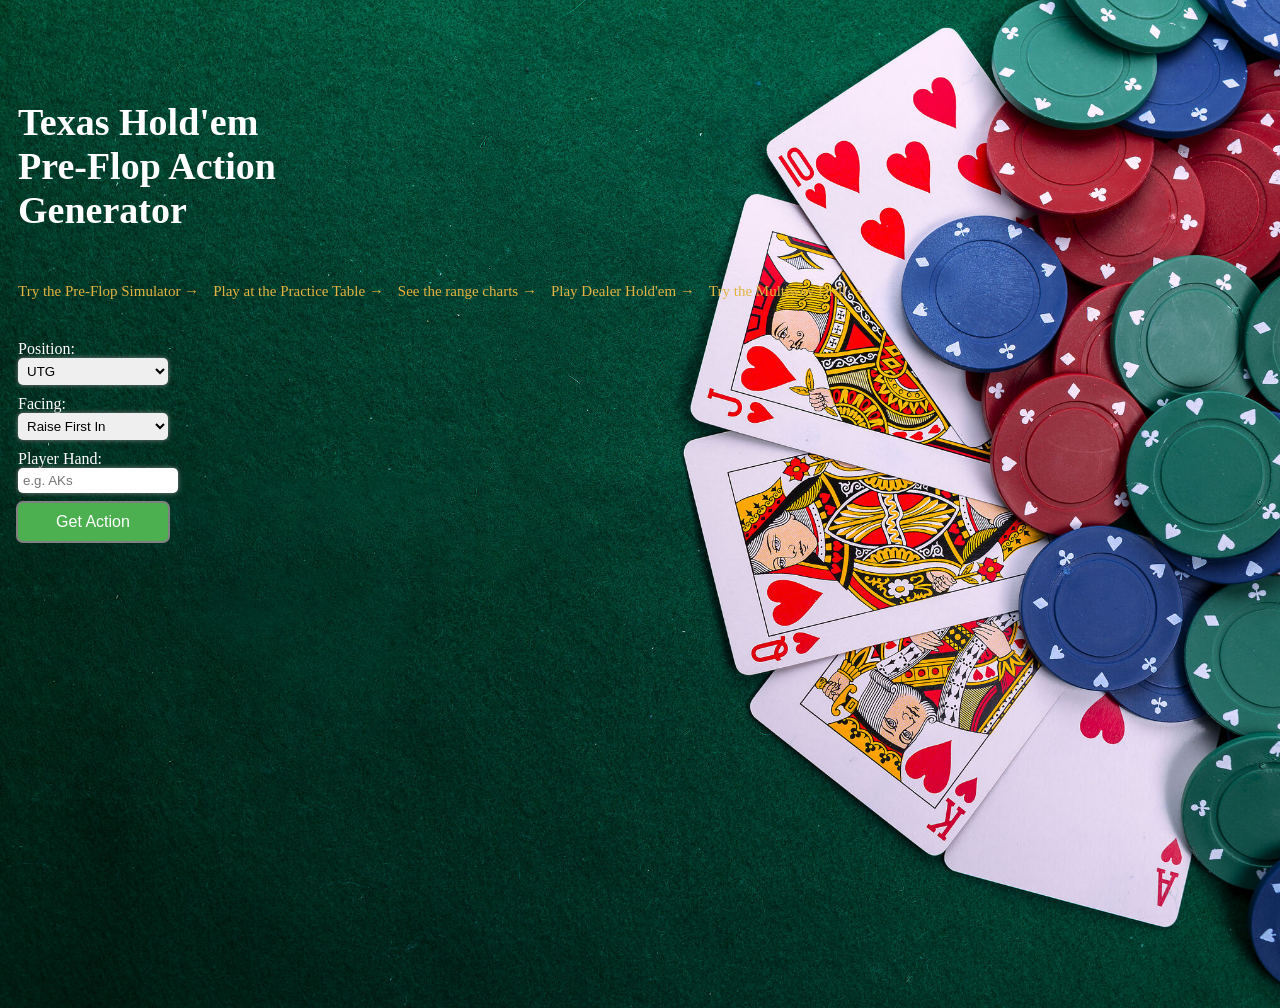
<file: index.html>
<!DOCTYPE html>
<html lang="en">
    <head>
        <meta charset="UTF-8" />
        <meta name="description" content="This app takes in Texas Hold'em Poker pre-flop parameters and suggests an action." />
        <title>Pre-Flop Hand Action Generator</title>
        <link rel="stylesheet" type="text/css" href="style.css?v=29" />
        <link rel="icon" type="image/png" href="casino.png">
    </head>
    <body>
        <h1>Texas Hold'em <br/> Pre-Flop Action <br />Generator</h1>
        <a class="nav-link" href="simulator.html">Try the Pre-Flop Simulator &rarr;</a>
        <a class="nav-link" href="holdem.html">Play at the Practice Table &rarr;</a>
        <a class="nav-link" href="charts.html">See the range charts &rarr;</a>
        <a class="nav-link" href="dealer.html">Play Dealer Hold'em &rarr;</a>
        <a class="nav-link" href="multiway.html">Try the Multiway Drill &rarr;</a>
        <form id="my-form">
            <label for="position">Position:</label>
            <select id="position">
                <option value="UTG">
                    UTG
                </option>
                <option value="UTG+1">
                    UTG+1
                </option>
                <option value="UTG+2">
                    UTG+2
                </option>
                <option value="LJ">
                    LJ
                </option>
                <option value="HJ">
                    HJ
                </option>
                <option value="CO">
                    CO
                </option>
                <option value="Button">
                    Button
                </option>
                <option value="Small Blind">
                    Small Blind
                </option>
            </select>
            <label for="facing">Facing:</label>
            <select id="facing">
                <option value="Raise First In">
                    Raise First In
                </option>
                <option value="Facing UTG">
                    Facing RFI vs UTG
                </option>
                <option value="Facing UTG+1">
                    Facing RFI vs UTG+1
                </option>
                <option value="Facing UTG+2">
                    Facing RFI vs UTG+2
                </option>
                <option value="Facing LJ">
                    Facing RFI vs LJ
                </option>
                <option value="Facing HJ">
                    Facing RFI vs HJ
                </option>
                <option value="Facing CO">
                    Facing RFI vs CO
                </option>
                <option value="Facing Button">
                    Facing RFI vs Button
                </option>
                <option value="Facing SB">
                    Facing RFI vs SB
                </option>
                <option value="UTG RFI vs 3bet">
                    UTG RFI vs 3bet
                </option>
                <option value="UTG+1 RFI vs 3bet">
                    UTG+1 RFI vs 3bet
                </option>
                <option value="UTG+2 RFI vs 3bet">
                    UTG+2 RFI vs 3bet
                </option>
                <option value="LJ RFI vs 3bet">
                    LJ RFI vs 3bet
                </option>
                <option value="HJ/CO RFI vs 3bet">
                    HJ/CO RFI vs 3bet
                </option>
                <option value="BTN/SB RFI vs 3bet">
                    BTN/SB RFI vs 3bet
                </option>
            </select>
            <label for="hand">Player Hand:</label>
            <input type="text" id="hand" placeholder="e.g. AKs" />
            <button type="button" onclick="getAction()">Get Action</button>
        </form>
        <div id="action"></div>
        <script src="app.js?v=29"></script>
    </body>
</html>
</file>
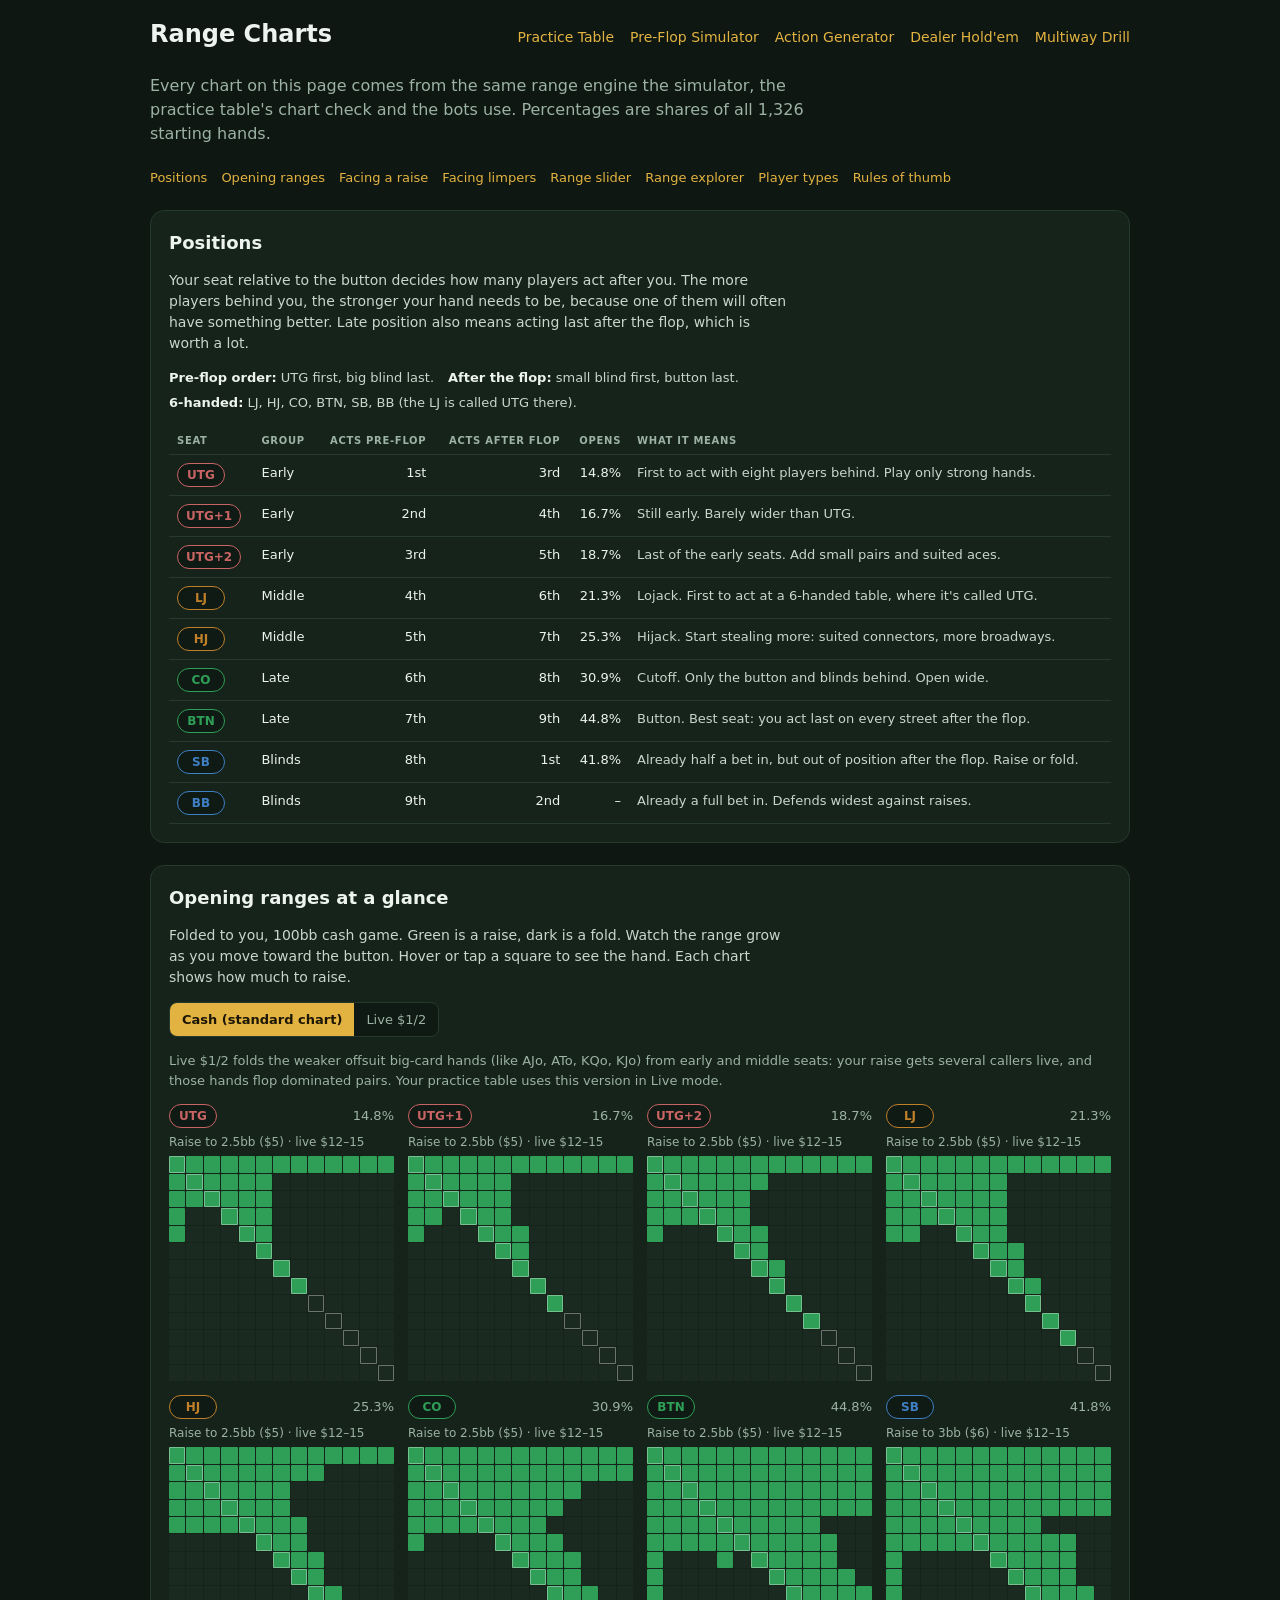
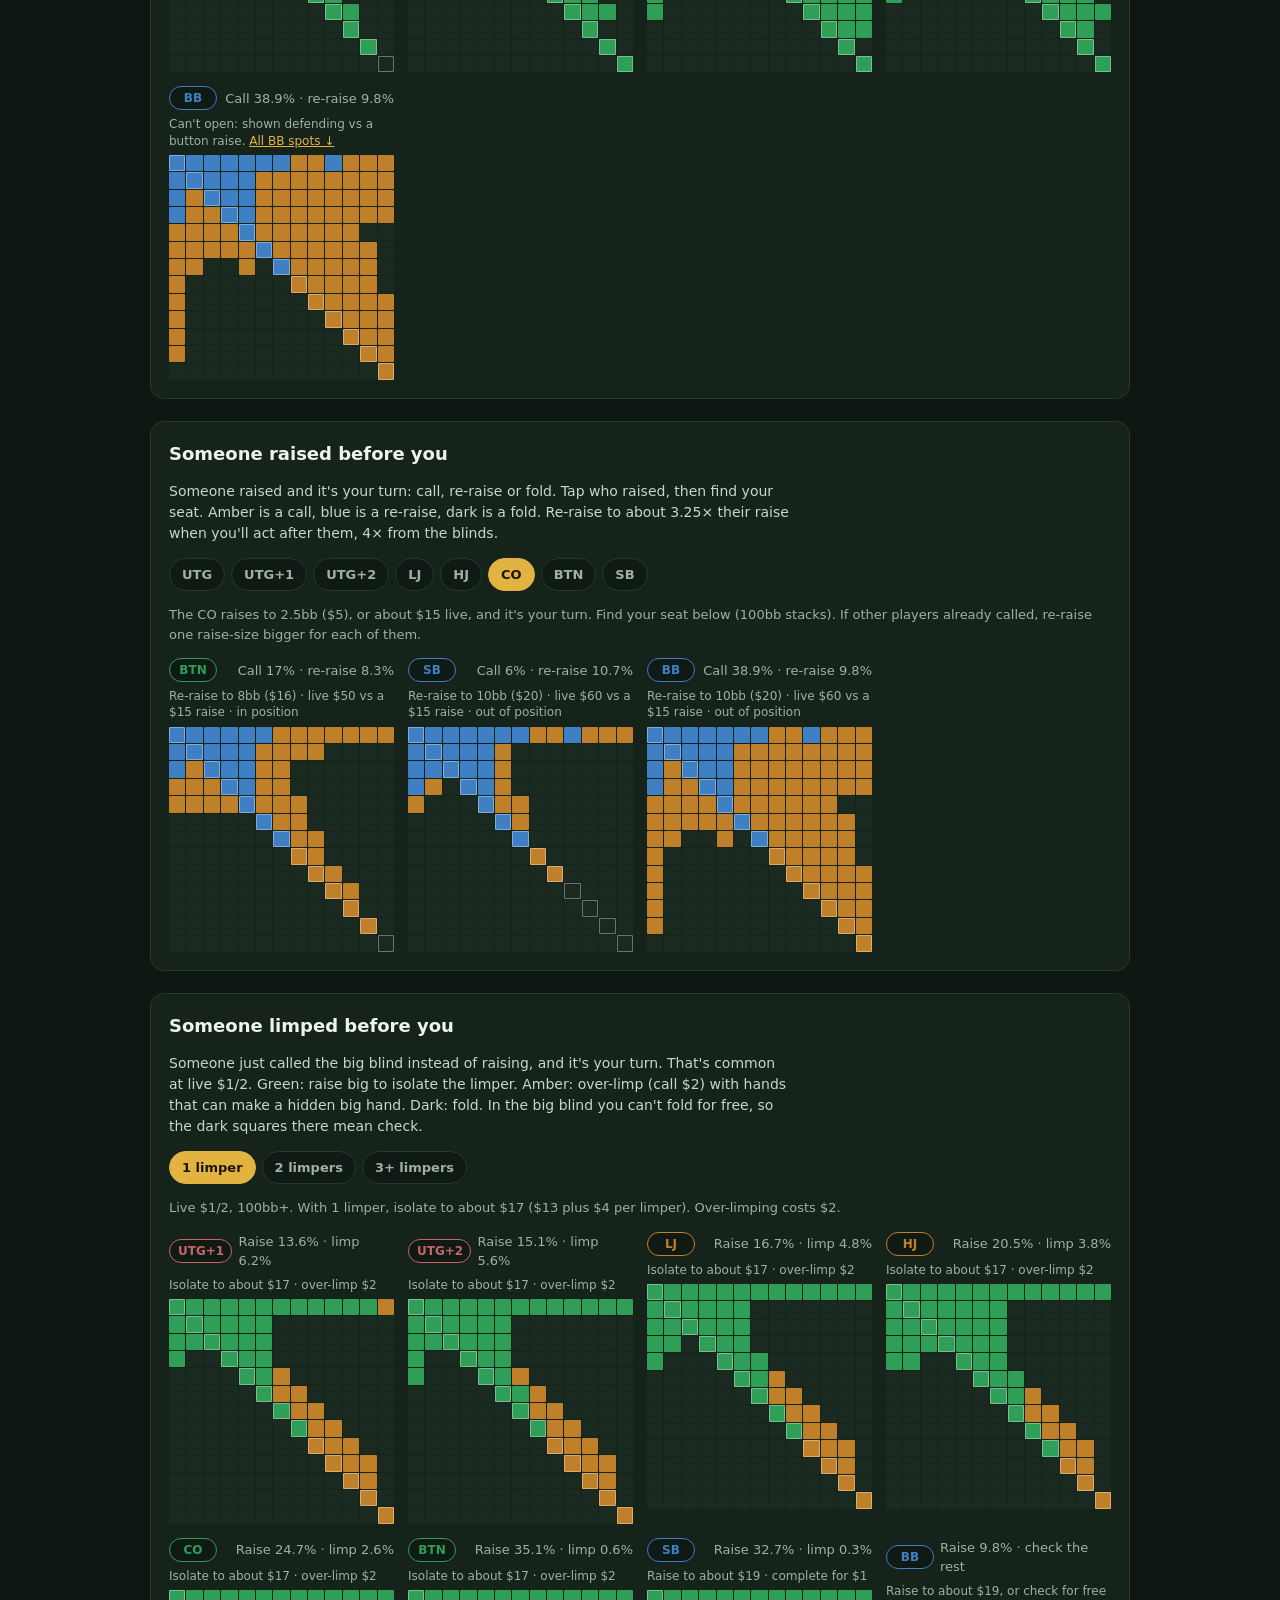
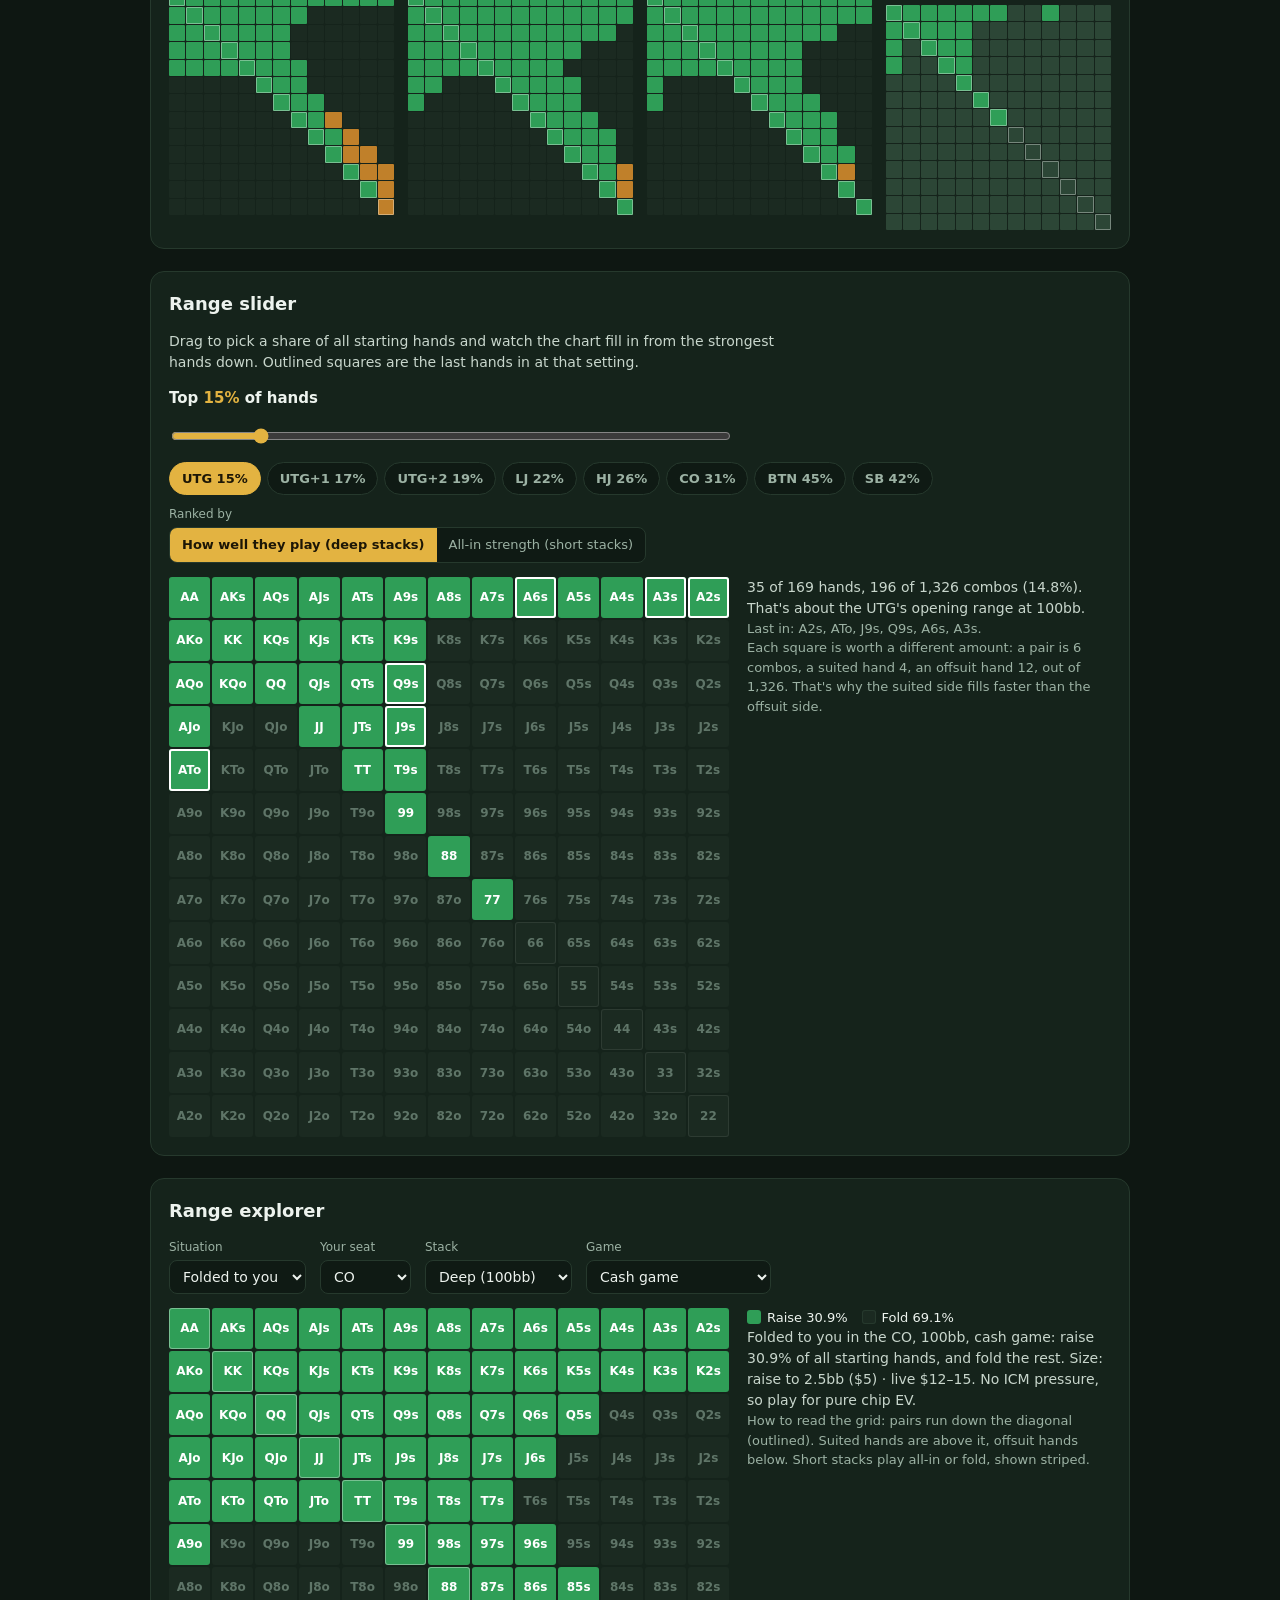
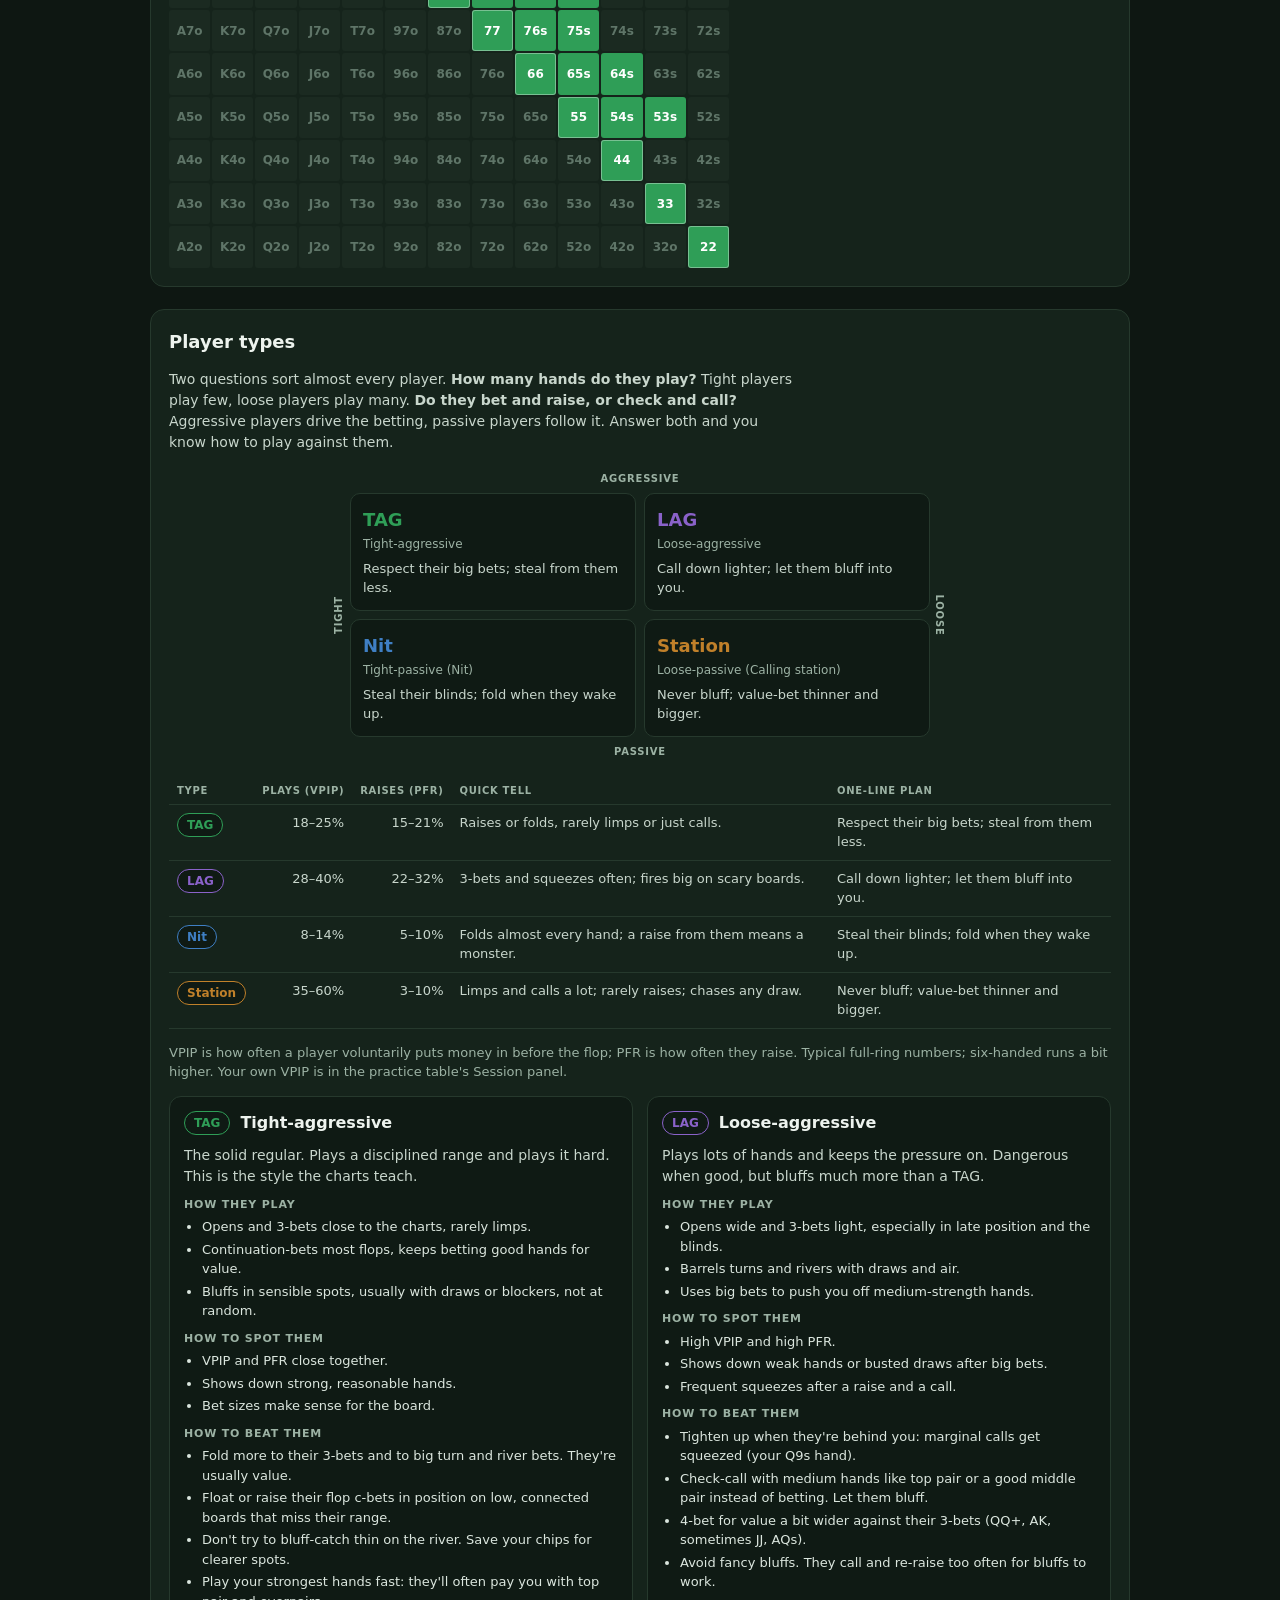
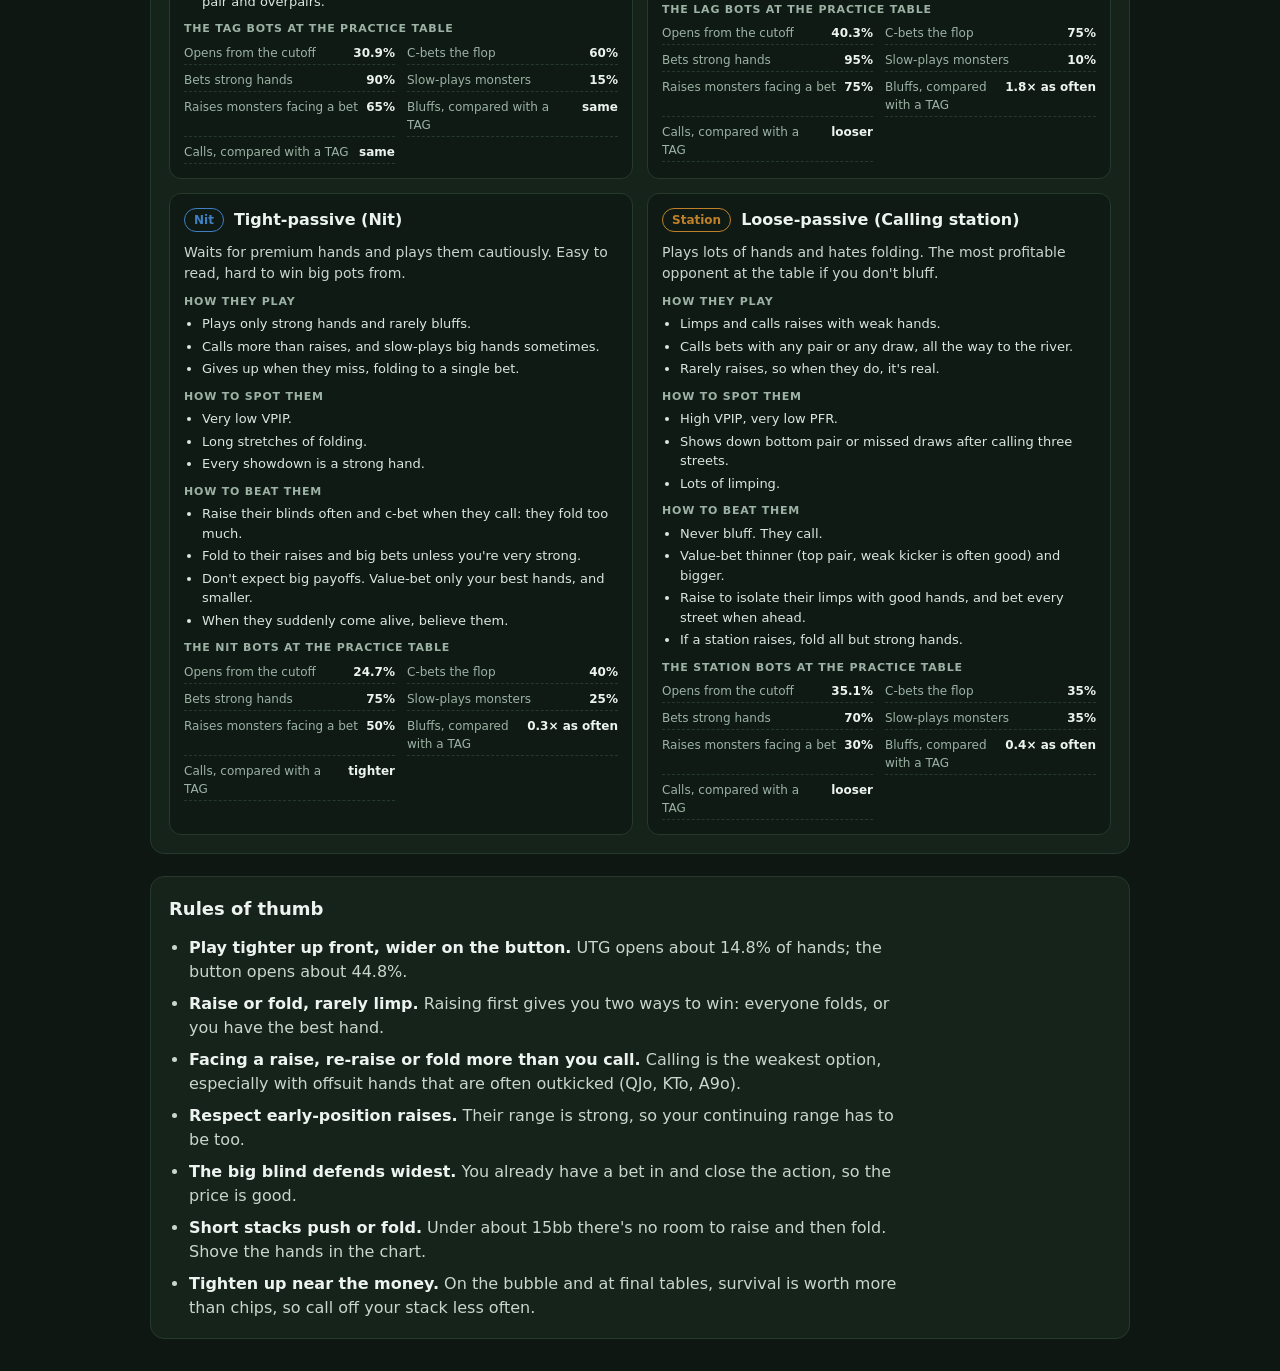
<file: charts.html>
<!DOCTYPE html>
<html lang="en">
  <head>
    <meta charset="UTF-8" />
    <meta name="viewport" content="width=device-width, initial-scale=1, viewport-fit=cover" />
    <meta name="description" content="Texas Hold'em position guide and pre-flop range charts for every seat, stack depth and tournament stage." />
    <title>Hold'em Range Charts</title>
    <link rel="stylesheet" href="charts.css?v=35" />
    <link rel="icon" type="image/png" href="casino.png" />
  </head>
  <body>
    <div class="page">
      <header class="topbar">
        <h1>Range Charts</h1>
        <nav class="nav">
          <a href="holdem.html">Practice Table</a>
          <a href="simulator.html">Pre-Flop Simulator</a>
          <a href="index.html">Action Generator</a>
          <a href="dealer.html">Dealer Hold'em</a>
          <a href="multiway.html">Multiway Drill</a>
        </nav>
      </header>
      <p class="intro">Every chart on this page comes from the same range engine the simulator, the practice table's chart check and the bots use. Percentages are shares of all 1,326 starting hands.</p>
      <nav class="jump" aria-label="On this page">
        <a href="#positions">Positions</a>
        <a href="#opening">Opening ranges</a>
        <a href="#threebets">Facing a raise</a>
        <a href="#limps">Facing limpers</a>
        <a href="#slider">Range slider</a>
        <a href="#explorer">Range explorer</a>
        <a href="#players">Player types</a>
        <a href="#rules">Rules of thumb</a>
      </nav>

      <section class="block" id="positions" aria-labelledby="pos-title">
        <h2 id="pos-title">Positions</h2>
        <p class="lede">Your seat relative to the button decides how many players act after you. The more players behind you, the stronger your hand needs to be, because one of them will often have something better. Late position also means acting last after the flop, which is worth a lot.</p>
        <div class="order">
          <span><strong>Pre-flop order:</strong> UTG first, big blind last.</span>
          <span><strong>After the flop:</strong> small blind first, button last.</span>
          <span><strong>6-handed:</strong> LJ, HJ, CO, BTN, SB, BB (the LJ is called UTG there).</span>
        </div>
        <div class="table-wrap">
          <table class="positions">
            <thead>
              <tr><th>Seat</th><th>Group</th><th class="num">Acts pre-flop</th><th class="num">Acts after flop</th><th class="num">Opens</th><th>What it means</th></tr>
            </thead>
            <tbody id="positions-body"></tbody>
          </table>
        </div>
      </section>

      <section class="block" id="opening" aria-labelledby="glance-title">
        <h2 id="glance-title">Opening ranges at a glance</h2>
        <p class="lede">Folded to you, 100bb cash game. Green is a raise, dark is a fold. Watch the range grow as you move toward the button. Hover or tap a square to see the hand. Each chart shows how much to raise.</p>
        <div class="rs-toggle" id="glance-mode" role="group" aria-label="Which game">
          <button type="button" data-mode="cash" class="on" aria-pressed="true">Cash (standard chart)</button>
          <button type="button" data-mode="live" aria-pressed="false">Live $1/2</button>
        </div>
        <p class="how">Live $1/2 folds the weaker offsuit big-card hands (like AJo, ATo, KQo, KJo) from early and middle seats: your raise gets several callers live, and those hands flop dominated pairs. Your practice table uses this version in Live mode.</p>
        <div class="glance" id="glance"></div>
      </section>

      <section class="block" id="threebets" aria-labelledby="tb-title">
        <h2 id="tb-title">Someone raised before you</h2>
        <p class="lede">Someone raised and it's your turn: call, re-raise or fold. Tap who raised, then find your seat. Amber is a call, blue is a re-raise, dark is a fold. Re-raise to about 3.25× their raise when you'll act after them, 4× from the blinds.</p>
        <div class="raiser-pick" id="raiser-pick" role="group" aria-label="Who raised"></div>
        <p class="how" id="tb-note"></p>
        <div class="glance" id="tb-glance"></div>
      </section>

      <section class="block" id="limps" aria-labelledby="lp-title">
        <h2 id="lp-title">Someone limped before you</h2>
        <p class="lede">Someone just called the big blind instead of raising, and it's your turn. That's common at live $1/2. Green: raise big to isolate the limper. Amber: over-limp (call $2) with hands that can make a hidden big hand. Dark: fold. In the big blind you can't fold for free, so the dark squares there mean check.</p>
        <div class="raiser-pick" id="limp-pick" role="group" aria-label="How many limpers"></div>
        <p class="how" id="limp-note"></p>
        <div class="glance" id="limp-glance"></div>
      </section>

      <section class="block" id="slider" aria-labelledby="rs-title">
        <h2 id="rs-title">Range slider</h2>
        <p class="lede">Drag to pick a share of all starting hands and watch the chart fill in from the strongest hands down. Outlined squares are the last hands in at that setting.</p>
        <div class="rs-controls">
          <label class="rs-label" for="rs-slider">Top <output id="rs-out">15%</output> of hands</label>
          <input type="range" id="rs-slider" min="0" max="100" step="0.5" value="15" />
          <div class="rs-seats" id="rs-seats" role="group" aria-label="Jump to a seat's opening range"></div>
          <div class="rs-rank">
            <span class="field-label" id="rs-rank-label">Ranked by</span>
            <div class="rs-toggle" id="rs-rank" role="group" aria-labelledby="rs-rank-label">
              <button type="button" data-rank="play" class="on" aria-pressed="true">How well they play (deep stacks)</button>
              <button type="button" data-rank="shove" aria-pressed="false">All-in strength (short stacks)</button>
            </div>
          </div>
        </div>
        <div class="explorer-body">
          <div id="rs-grid"></div>
          <div class="explorer-side">
            <p class="summary" id="rs-summary"></p>
            <p class="how" id="rs-edge"></p>
            <p class="how">Each square is worth a different amount: a pair is 6 combos, a suited hand 4, an offsuit hand 12, out of 1,326. That's why the suited side fills faster than the offsuit side.</p>
          </div>
        </div>
      </section>

      <section class="block" id="explorer" aria-labelledby="ex-title">
        <h2 id="ex-title">Range explorer</h2>
        <form class="controls" onsubmit="return false">
          <div class="field">
            <label for="ex-spot">Situation</label>
            <select id="ex-spot">
              <option value="unopened">Folded to you</option>
              <option value="facingRaise">Facing a raise</option>
            </select>
          </div>
          <div class="field">
            <label for="ex-hero">Your seat</label>
            <select id="ex-hero"></select>
          </div>
          <div class="field" id="field-opener">
            <label for="ex-opener">Raiser</label>
            <select id="ex-opener"></select>
          </div>
          <div class="field">
            <label for="ex-stack">Stack</label>
            <select id="ex-stack">
              <option value="deep">Deep (100bb)</option>
              <option value="mid">Medium (30bb)</option>
              <option value="short">Short (12bb)</option>
            </select>
          </div>
          <div class="field">
            <label for="ex-stage">Game</label>
            <select id="ex-stage">
              <option value="cash">Cash game</option>
              <option value="early">Tournament · early</option>
              <option value="mid">Tournament · middle</option>
              <option value="late">Tournament · bubble</option>
              <option value="final">Final table</option>
            </select>
          </div>
        </form>
        <div class="explorer-body">
          <div id="ex-grid"></div>
          <div class="explorer-side">
            <div class="legend" id="ex-legend"></div>
            <p class="summary" id="ex-summary"></p>
            <p class="how">How to read the grid: pairs run down the diagonal (outlined). Suited hands are above it, offsuit hands below. Short stacks play all-in or fold, shown striped.</p>
          </div>
        </div>
      </section>

      <section class="block" id="players" aria-labelledby="players-title">
        <h2 id="players-title">Player types</h2>
        <p class="lede">Two questions sort almost every player. <strong>How many hands do they play?</strong> Tight players play few, loose players play many. <strong>Do they bet and raise, or check and call?</strong> Aggressive players drive the betting, passive players follow it. Answer both and you know how to play against them.</p>
        <div class="quad-wrap">
          <div class="quad" id="quad" role="img" aria-label="Player types by hands played and aggression"></div>
        </div>
        <div class="table-wrap">
          <table class="spot">
            <thead>
              <tr><th>Type</th><th class="num">Plays (VPIP)</th><th class="num">Raises (PFR)</th><th>Quick tell</th><th>One-line plan</th></tr>
            </thead>
            <tbody id="spot-body"></tbody>
          </table>
        </div>
        <p class="how">VPIP is how often a player voluntarily puts money in before the flop; PFR is how often they raise. Typical full-ring numbers; six-handed runs a bit higher. Your own VPIP is in the practice table's Session panel.</p>
        <div class="types" id="types"></div>
      </section>

      <section class="block" id="rules" aria-labelledby="rules-title">
        <h2 id="rules-title">Rules of thumb</h2>
        <ul class="rules">
          <li><strong>Play tighter up front, wider on the button.</strong> UTG opens about <span id="rule-utg">15%</span> of hands; the button opens about <span id="rule-btn">45%</span>.</li>
          <li><strong>Raise or fold, rarely limp.</strong> Raising first gives you two ways to win: everyone folds, or you have the best hand.</li>
          <li><strong>Facing a raise, re-raise or fold more than you call.</strong> Calling is the weakest option, especially with offsuit hands that are often outkicked (QJo, KTo, A9o).</li>
          <li><strong>Respect early-position raises.</strong> Their range is strong, so your continuing range has to be too.</li>
          <li><strong>The big blind defends widest.</strong> You already have a bet in and close the action, so the price is good.</li>
          <li><strong>Short stacks push or fold.</strong> Under about 15bb there's no room to raise and then fold. Shove the hands in the chart.</li>
          <li><strong>Tighten up near the money.</strong> On the bubble and at final tables, survival is worth more than chips, so call off your stack less often.</li>
        </ul>
      </section>
    </div>

    <script src="engine.js?v=29"></script>
    <script src="bots.js?v=29"></script>
    <script src="charts.js?v=36"></script>
  </body>
</html>
</file>
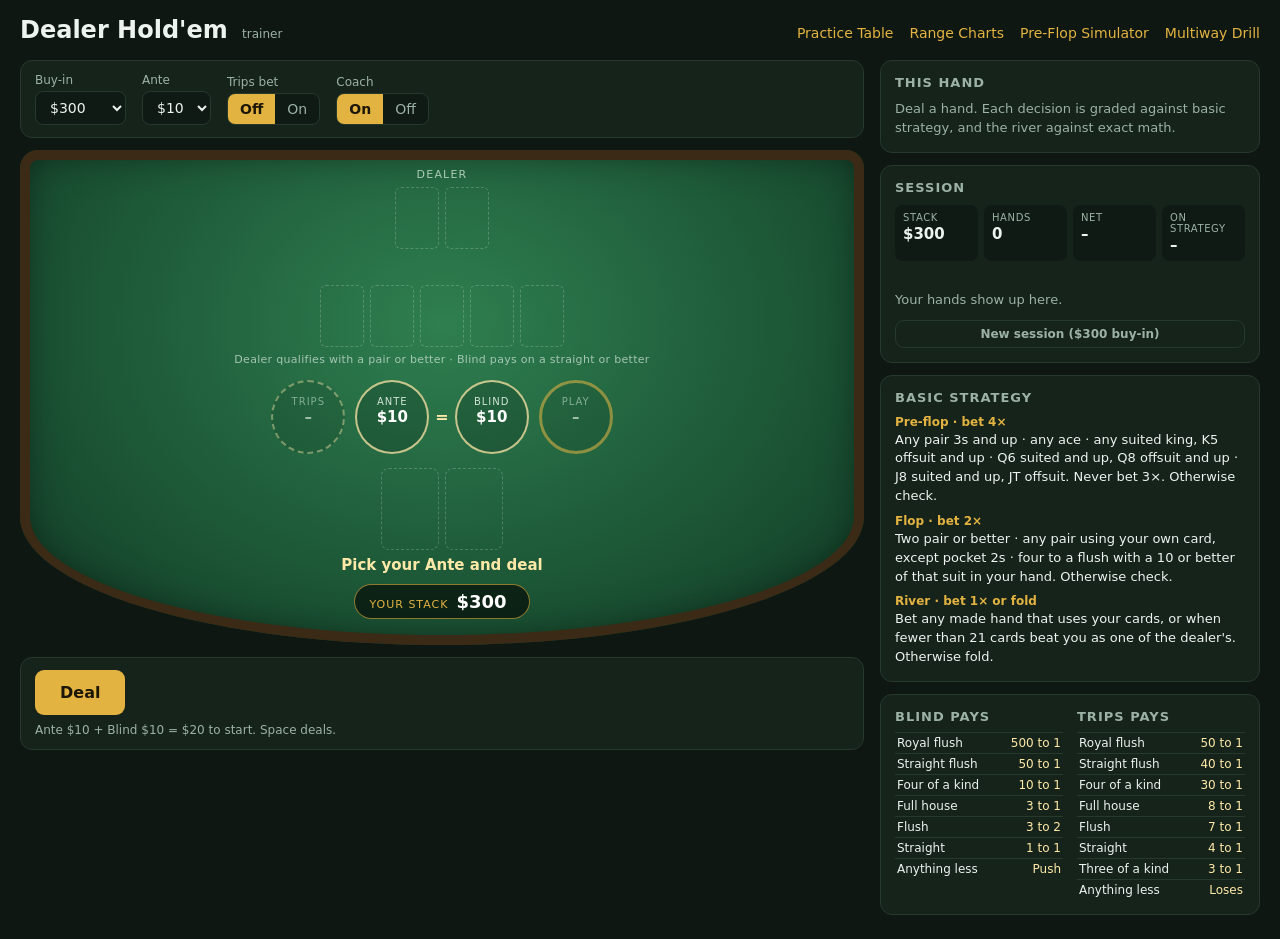
<file: dealer.html>
<!DOCTYPE html>
<html lang="en">
  <head>
    <meta charset="UTF-8" />
    <meta name="viewport" content="width=device-width, initial-scale=1, viewport-fit=cover" />
    <meta name="description" content="Play-the-dealer Texas Hold'em trainer: Ante, Blind and Trips, bet 4x, 2x or 1x, and get every decision graded against basic strategy and exact river math." />
    <title>Dealer Hold'em</title>
    <link rel="stylesheet" href="dealer.css?v=31" />
    <link rel="icon" type="image/png" href="casino.png" />
  </head>
  <body>
    <header class="topbar">
      <h1>Dealer Hold'em <span class="version">trainer</span></h1>
      <nav class="nav">
        <a href="holdem.html">Practice Table</a>
        <a href="charts.html">Range Charts</a>
        <a href="simulator.html">Pre-Flop Simulator</a>
        <a href="multiway.html">Multiway Drill</a>
      </nav>
    </header>

    <main class="layout">
      <section class="play">
        <form class="setup" onsubmit="return false">
          <div class="field">
            <label for="set-buyin">Buy-in</label>
            <select id="set-buyin">
              <option value="100">$100</option>
              <option value="200">$200</option>
              <option value="300" selected>$300</option>
              <option value="500">$500</option>
              <option value="1000">$1,000</option>
            </select>
          </div>
          <div class="field">
            <label for="set-ante">Ante</label>
            <select id="set-ante">
              <option value="5">$5</option>
              <option value="10">$10</option>
              <option value="25">$25</option>
              <option value="50">$50</option>
            </select>
          </div>
          <div class="field">
            <span class="field-label" id="trips-label">Trips bet</span>
            <div class="toggle" id="trips-toggle" role="group" aria-labelledby="trips-label">
              <button type="button" data-v="off" aria-pressed="true">Off</button>
              <button type="button" data-v="on" aria-pressed="false">On</button>
            </div>
          </div>
          <div class="field">
            <span class="field-label" id="coach-label">Coach</span>
            <div class="toggle" id="coach-toggle" role="group" aria-labelledby="coach-label" title="On: the strategy play is highlighted before you choose. Off: you're graded after the hand.">
              <button type="button" data-v="on" aria-pressed="true">On</button>
              <button type="button" data-v="off" aria-pressed="false">Off</button>
            </div>
          </div>
        </form>

        <div class="table">
          <div class="dealer-area">
            <span class="area-label">Dealer</span>
            <div class="cards" id="dealer-cards"></div>
            <p class="hand-name" id="dealer-hand"></p>
          </div>
          <div class="board-area">
            <div class="cards" id="board"></div>
            <p class="table-rule">Dealer qualifies with a pair or better · Blind pays on a straight or better</p>
          </div>
          <div class="spots">
            <div class="spot trips" id="spot-trips"><span class="spot-name">Trips</span><span class="spot-amt"></span><span class="spot-res"></span></div>
            <div class="spot" id="spot-ante"><span class="spot-name">Ante</span><span class="spot-amt"></span><span class="spot-res"></span></div>
            <span class="equals" aria-hidden="true">=</span>
            <div class="spot" id="spot-blind"><span class="spot-name">Blind</span><span class="spot-amt"></span><span class="spot-res"></span></div>
            <div class="spot play" id="spot-play"><span class="spot-name">Play <span id="play-mult"></span></span><span class="spot-amt"></span><span class="spot-res"></span></div>
          </div>
          <div class="player-area">
            <div class="cards" id="player-cards"></div>
            <p class="hand-name you" id="player-hand"></p>
            <div class="stack-plate" id="stack-plate">
              <span class="stack-label">Your stack</span>
              <span class="stack-amt" id="stack-amt"></span>
              <span class="stack-sub" id="stack-sub"></span>
            </div>
          </div>
        </div>

        <div class="controls" id="controls" aria-live="polite"></div>
      </section>

      <aside class="side">
        <section class="panel">
          <h2>This hand</h2>
          <div id="feedback"></div>
        </section>

        <section class="panel">
          <h2>Session</h2>
          <dl class="stats" id="stats"></dl>
          <p class="street-split" id="street-split"></p>
          <ul class="hand-log" id="hand-log"></ul>
          <p class="muted" id="log-empty">Your hands show up here.</p>
          <button type="button" class="btn ghost small" id="reset-stats">New session</button>
        </section>

        <section class="panel">
          <h2>Basic strategy</h2>
          <dl class="strategy">
            <div><dt>Pre-flop · bet 4×</dt><dd>Any pair 3s and up · any ace · any suited king, K5 offsuit and up · Q6 suited and up, Q8 offsuit and up · J8 suited and up, JT offsuit. Never bet 3×. Otherwise check.</dd></div>
            <div><dt>Flop · bet 2×</dt><dd>Two pair or better · any pair using your own card, except pocket 2s · four to a flush with a 10 or better of that suit in your hand. Otherwise check.</dd></div>
            <div><dt>River · bet 1× or fold</dt><dd>Bet any made hand that uses your cards, or when fewer than 21 cards beat you as one of the dealer's. Otherwise fold.</dd></div>
          </dl>
        </section>

        <section class="panel pays">
          <div>
            <h2>Blind pays</h2>
            <table class="paytable" id="pay-blind"></table>
          </div>
          <div>
            <h2>Trips pays</h2>
            <table class="paytable" id="pay-trips"></table>
          </div>
        </section>
      </aside>
    </main>

    <script src="dealer.js?v=31"></script>
  </body>
</html>
</file>
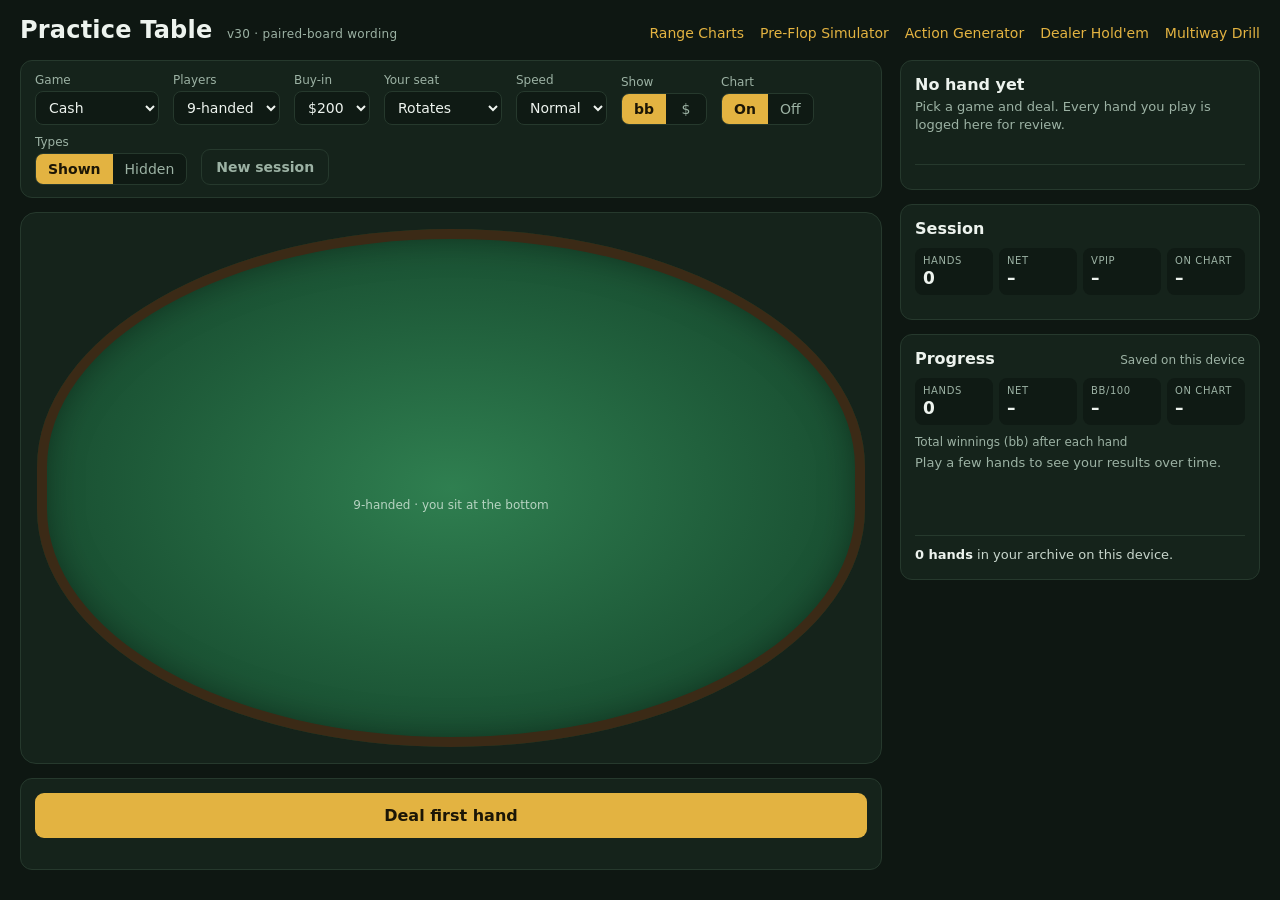
<file: holdem.html>
<!DOCTYPE html>
<html lang="en">
  <head>
    <meta charset="UTF-8" />
    <meta name="viewport" content="width=device-width, initial-scale=1, viewport-fit=cover" />
    <meta name="description" content="Play full Texas Hold'em hands at a 9-handed practice table against bots with different playing styles, and get Claude's feedback on each hand." />
    <title>Hold'em Practice Table</title>
    <link rel="stylesheet" href="holdem.css?v=30" />
    <link rel="icon" type="image/png" href="casino.png" />
  </head>
  <body>
    <header class="topbar">
      <h1>Practice Table <span class="version" title="If this doesn't say v30, reload the page">v30 · paired-board wording</span></h1>
      <nav class="nav">
        <a href="charts.html">Range Charts</a>
        <a href="simulator.html">Pre-Flop Simulator</a>
        <a href="index.html">Action Generator</a>
        <a href="dealer.html">Dealer Hold'em</a>
        <a href="multiway.html">Multiway Drill</a>
      </nav>
    </header>

    <main class="layout">
      <section class="play">
        <form class="setup" id="setup" onsubmit="return false">
          <div class="field">
            <label for="set-mode">Game</label>
            <select id="set-mode">
              <option value="cash">Cash</option>
              <option value="live">Live $1/2</option>
              <option value="tournament">Tournament</option>
            </select>
          </div>
          <div class="field">
            <label for="set-size">Players</label>
            <select id="set-size" title="Varies: players leave and sit down between hands, 3 to 9 seats">
              <option value="9">9-handed</option>
              <option value="6">6-handed</option>
              <option value="varies">Varies</option>
            </select>
          </div>
          <div class="field" id="field-depth">
            <label for="set-depth">Buy-in</label>
            <select id="set-depth">
              <option value="150">$300</option>
              <option value="100" selected>$200</option>
              <option value="40">$80</option>
              <option value="15">$30</option>
            </select>
          </div>
          <div class="field" id="field-level">
            <label for="set-level">Blinds up</label>
            <select id="set-level">
              <option value="6">Every 6</option>
              <option value="10" selected>Every 10</option>
              <option value="15">Every 15</option>
            </select>
          </div>
          <div class="field">
            <label for="set-seat">Your seat</label>
            <select id="set-seat" title="Lock your position to practice one seat. Takes effect on the next hand.">
              <option value="rotate">Rotates</option>
              <option value="UTG">UTG</option>
              <option value="UTG+1">UTG+1</option>
              <option value="UTG+2">UTG+2</option>
              <option value="LJ">Lojack</option>
              <option value="HJ">Hijack</option>
              <option value="CO">Cutoff</option>
              <option value="BTN">Button</option>
              <option value="SB">Small blind</option>
              <option value="BB">Big blind</option>
            </select>
          </div>
          <div class="field">
            <label for="set-speed">Speed</label>
            <select id="set-speed">
              <option value="normal">Normal</option>
              <option value="fast">Fast</option>
            </select>
          </div>
          <div class="field">
            <span class="field-label" id="unit-label">Show</span>
            <div class="unit-toggle" id="unit-toggle" role="group" aria-labelledby="unit-label">
              <button type="button" data-unit="bb" aria-pressed="true">bb</button>
              <button type="button" data-unit="money" aria-pressed="false">$</button>
            </div>
          </div>
          <div class="field">
            <span class="field-label" id="hint-label">Chart</span>
            <div class="unit-toggle" id="hint-toggle" role="group" aria-labelledby="hint-label" title="Off: no mini chart, no range view and no chart reasons in the misclick guard while you play. Hands are still graded against the chart afterwards.">
              <button type="button" data-hints="on" aria-pressed="true">On</button>
              <button type="button" data-hints="off" aria-pressed="false">Off</button>
            </div>
          </div>
          <div class="field">
            <span class="field-label" id="types-label">Types</span>
            <div class="unit-toggle" id="types-toggle" role="group" aria-labelledby="types-label" title="Hidden: bots don't wear TAG / LAG / Nit / Station labels. Tap a player to see their stats and guess.">
              <button type="button" data-types="shown" aria-pressed="true">Shown</button>
              <button type="button" data-types="hidden" aria-pressed="false">Hidden</button>
            </div>
          </div>
          <button type="button" id="new-session" class="btn ghost">New session</button>
          <p class="setup-hint" id="setup-hint" hidden></p>
        </form>

        <div class="table-wrap">
          <button type="button" class="mini-range" id="mini-range" hidden aria-label="Open the full range view"></button>
          <div class="felt" id="felt">
            <div class="center">
              <p class="pot" id="pot"></p>
              <div class="board" id="board"></div>
              <p class="stage-line" id="stage-line">9-handed · you sit at the bottom</p>
              <p class="you-have" id="you-have" hidden aria-live="polite"></p>
            </div>
          </div>
        </div>

        <div class="controls" id="controls" aria-live="polite"></div>
        <section class="panel range-view" id="range-view" hidden aria-label="Range view"></section>
      </section>

      <aside class="side">
        <section class="panel">
          <header class="panel-head">
            <h2 id="hand-title"></h2>
            <p id="hand-sub" class="sub"></p>
          </header>
          <ol class="hand-log" id="hand-log"></ol>
          <div id="hand-result" class="hand-result"></div>
          <div id="chart-check"></div>
          <div class="rest" id="rest-of-hand"></div>
          <div class="review">
            <div class="review-actions" id="review-actions"></div>
            <div class="review-out" id="review-out" aria-live="polite"></div>
          </div>
        </section>

        <section class="panel">
          <header class="panel-head">
            <h2>Session</h2>
          </header>
          <dl class="stats" id="stats"></dl>
          <button type="button" class="btn primary wide" id="review-session" hidden>Review my session</button>
          <div class="review-out" id="session-review-out" aria-live="polite"></div>
          <ul class="hand-list" id="hand-list"></ul>
        </section>

        <section class="panel" id="progress-panel">
          <header class="panel-head panel-head-row">
            <h2>Progress</h2>
            <span class="save-status" id="save-status"></span>
          </header>
          <dl class="stats" id="progress-stats"></dl>
          <figure class="chart">
            <figcaption>Total winnings (bb) after each hand</figcaption>
            <div class="chart-plot" id="chart-plot"></div>
          </figure>
          <div class="sessions-wrap">
            <table class="sessions-table" id="sessions-table" hidden>
              <thead><tr><th>Session</th><th class="num">Hands</th><th class="num">Net</th><th class="num">Chart</th></tr></thead>
              <tbody id="sessions-body"></tbody>
            </table>
          </div>
          <div class="archive-row" id="archive-row"></div>
          <div class="reset-row" id="reset-row"></div>
        </section>
      </aside>
    </main>

    <script src="engine.js?v=29"></script>
    <script src="bots.js?v=29"></script>
    <script src="storage.js?v=29"></script>
    <script src="holdem.js?v=30"></script>
    <div class="read-card" id="read-card" hidden>
      <div class="read-card-body" id="read-card-body" role="dialog" aria-modal="true" aria-label="Player read"></div>
    </div>
  </body>
</html>
</file>
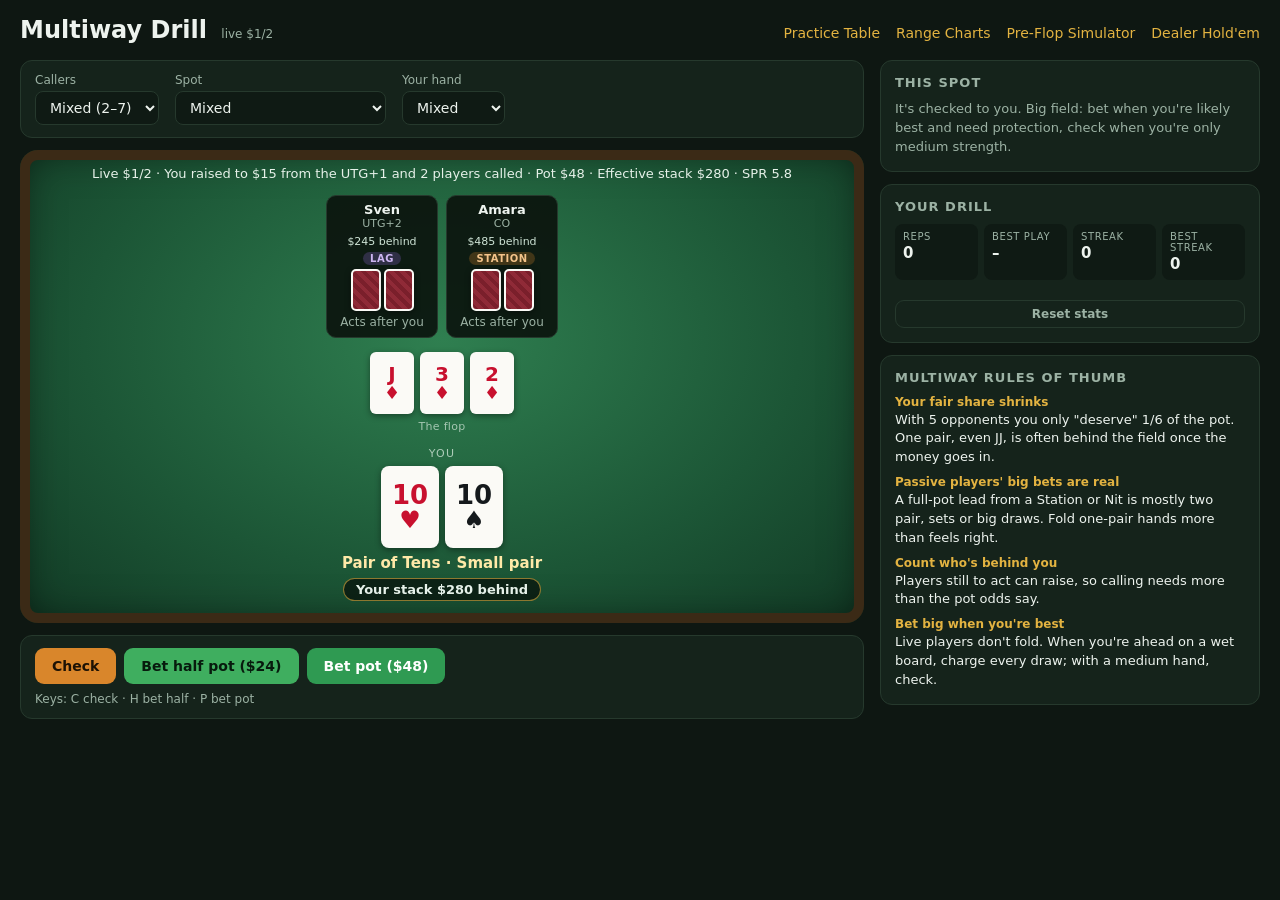
<file: multiway.html>
<!DOCTYPE html>
<html lang="en">
  <head>
    <meta charset="UTF-8" />
    <meta name="viewport" content="width=device-width, initial-scale=1, viewport-fit=cover" />
    <meta name="description" content="Multiway post-flop drill for live $1/2: you raised, the field called, and someone leads into you. Decide, then see your equity against everyone still in." />
    <title>Multiway Drill</title>
    <link rel="stylesheet" href="dealer.css?v=31" />
    <link rel="stylesheet" href="multiway.css?v=33" />
    <link rel="icon" type="image/png" href="casino.png" />
  </head>
  <body>
    <header class="topbar">
      <h1>Multiway Drill <span class="version">live $1/2</span></h1>
      <nav class="nav">
        <a href="holdem.html">Practice Table</a>
        <a href="charts.html">Range Charts</a>
        <a href="simulator.html">Pre-Flop Simulator</a>
        <a href="dealer.html">Dealer Hold'em</a>
      </nav>
    </header>

    <main class="layout">
      <section class="play">
        <form class="setup" onsubmit="return false">
          <div class="field">
            <label for="set-callers">Callers</label>
            <select id="set-callers">
              <option value="mixed">Mixed (2–7)</option>
              <option value="small">2–3</option>
              <option value="mid">4–5</option>
              <option value="big">6–7</option>
            </select>
          </div>
          <div class="field">
            <label for="set-spot">Spot</label>
            <select id="set-spot">
              <option value="mixed">Mixed</option>
              <option value="lead">Someone leads into you</option>
              <option value="checked">Checked to you</option>
            </select>
          </div>
          <div class="field">
            <label for="set-hand">Your hand</label>
            <select id="set-hand">
              <option value="mixed">Mixed</option>
              <option value="overpair">Overpair</option>
              <option value="toppair">Top pair</option>
            </select>
          </div>
        </form>

        <div class="mw-table">
          <p class="spot-line" id="spot-line"></p>
          <div class="opponents" id="opponents"></div>
          <div class="mw-board">
            <div class="cards" id="board"></div>
            <p class="table-rule" id="board-note"></p>
          </div>
          <div class="mw-hero">
            <span class="area-label">You</span>
            <div class="cards" id="hero-cards"></div>
            <p class="hand-name you" id="hero-has"></p>
            <p class="hero-stack" id="hero-stack"></p>
          </div>
        </div>

        <div class="controls" id="controls" aria-live="polite"></div>
      </section>

      <aside class="side">
        <section class="panel">
          <h2>This spot</h2>
          <div id="result"></div>
        </section>

        <section class="panel">
          <h2>Your drill</h2>
          <dl class="stats" id="stats"></dl>
          <p class="street-split" id="stats-split"></p>
          <button type="button" class="btn ghost small" id="reset-drill">Reset stats</button>
        </section>

        <section class="panel">
          <h2>Multiway rules of thumb</h2>
          <dl class="strategy">
            <div><dt>Your fair share shrinks</dt><dd>With 5 opponents you only "deserve" 1/6 of the pot. One pair, even JJ, is often behind the field once the money goes in.</dd></div>
            <div><dt>Passive players' big bets are real</dt><dd>A full-pot lead from a Station or Nit is mostly two pair, sets or big draws. Fold one-pair hands more than feels right.</dd></div>
            <div><dt>Count who's behind you</dt><dd>Players still to act can raise, so calling needs more than the pot odds say.</dd></div>
            <div><dt>Bet big when you're best</dt><dd>Live players don't fold. When you're ahead on a wet board, charge every draw; with a medium hand, check.</dd></div>
          </dl>
        </section>
      </aside>
    </main>

    <script src="engine.js?v=31"></script>
    <script src="multiway.js?v=33"></script>
  </body>
</html>
</file>
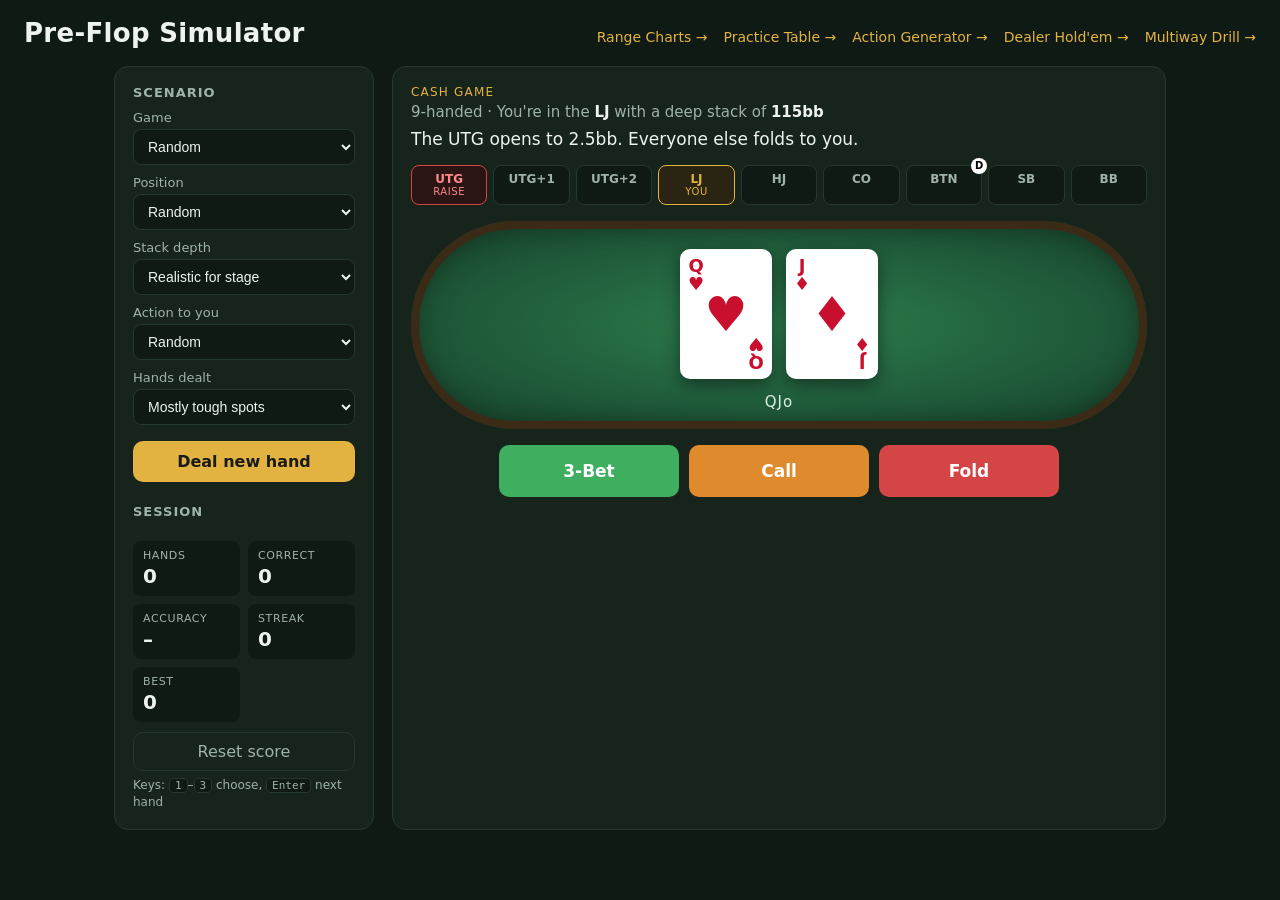
<file: simulator.html>
<!DOCTYPE html>
<html lang="en">
  <head>
    <meta charset="UTF-8" />
    <meta name="viewport" content="width=device-width, initial-scale=1" />
    <meta name="description" content="Texas Hold'em pre-flop trainer: get dealt a hand in a random cash or tournament spot and test your decision." />
    <title>Pre-Flop Simulator</title>
    <link rel="stylesheet" href="simulator.css?v=29" />
    <link rel="icon" type="image/png" href="casino.png" />
  </head>
  <body>
    <header class="topbar">
      <h1>Pre-Flop Simulator</h1>
      <nav class="nav-links"><a class="nav-link" href="charts.html">Range Charts &rarr;</a> <a class="nav-link" href="holdem.html">Practice Table &rarr;</a> <a class="nav-link" href="index.html">Action Generator &rarr;</a> <a class="nav-link" href="dealer.html">Dealer Hold'em &rarr;</a> <a class="nav-link" href="multiway.html">Multiway Drill &rarr;</a></nav>
    </header>

    <main class="layout">
      <aside class="panel filters">
        <h2>Scenario</h2>

        <label for="filter-stage">Game</label>
        <select id="filter-stage">
          <option value="random">Random</option>
          <option value="cash">Cash game</option>
          <option value="early">Tournament · early</option>
          <option value="mid">Tournament · middle</option>
          <option value="late">Tournament · bubble</option>
          <option value="final">Final table</option>
        </select>
        <p id="stage-note" class="hint"></p>

        <label for="filter-position">Position</label>
        <select id="filter-position">
          <option value="random">Random</option>
          <option value="early">Early (UTG – UTG+2)</option>
          <option value="middle">Middle (LJ, HJ)</option>
          <option value="late">Late (CO, BTN)</option>
          <option value="blinds">Blinds (SB, BB)</option>
        </select>

        <label for="filter-stack">Stack depth</label>
        <select id="filter-stack">
          <option value="random">Realistic for stage</option>
          <option value="short">Short (8–15bb)</option>
          <option value="mid">Medium (25–40bb)</option>
          <option value="deep">Deep (100bb+)</option>
        </select>

        <label for="filter-spot">Action to you</label>
        <select id="filter-spot">
          <option value="random">Random</option>
          <option value="unopened">Folded to you</option>
          <option value="facingRaise">Facing a raise</option>
        </select>

        <label for="filter-hands">Hands dealt</label>
        <select id="filter-hands">
          <option value="tough">Mostly tough spots</option>
          <option value="random">Fully random</option>
        </select>

        <button id="deal" type="button" class="primary">Deal new hand</button>

        <h2>Session</h2>
        <dl class="score">
          <div><dt>Hands</dt><dd id="score-hands">0</dd></div>
          <div><dt>Correct</dt><dd id="score-correct">0</dd></div>
          <div><dt>Accuracy</dt><dd id="score-accuracy">–</dd></div>
          <div><dt>Streak</dt><dd id="score-streak">0</dd></div>
          <div><dt>Best</dt><dd id="score-best">0</dd></div>
        </dl>
        <button id="reset-score" type="button" class="ghost">Reset score</button>
        <p class="hint">Keys: <kbd>1</kbd>–<kbd>3</kbd> choose, <kbd>Enter</kbd> next hand</p>
      </aside>

      <section id="stage" class="panel table">
        <div class="scenario">
          <p class="eyebrow" id="scenario-title"></p>
          <p class="meta" id="scenario-meta"></p>
          <p class="action-line" id="scenario-action"></p>
        </div>

        <div class="seats" id="seats"></div>

        <div class="felt">
          <div class="cards" id="cards"></div>
          <p class="hand-label" id="hand-label"></p>
        </div>

        <div class="choices" id="choices"></div>

        <div id="result" class="result hidden">
          <p class="verdict" id="result-verdict"></p>
          <p class="explanation" id="result-explanation"></p>
          <button id="next" type="button" class="primary">Next hand</button>
        </div>
      </section>
    </main>

    <script src="engine.js?v=29"></script>
    <script src="simulator.js?v=29"></script>
  </body>
</html>
</file>
<file: style.css>
body {
  background-image: url('poker-5.jpg');
  background-position: center;
  background-size: cover;
  position: relative;
  height: 100vh;
}

.container {
  width: 80%;
  margin: 0 auto;
  text-align: center;
}

h1 {
  font-size: 38px;
  color: white;
  margin-top: 100px;
  margin-bottom: 50px;
  margin-left: 10px;
  display: flex;
  justify-content: left;
  text-align: left;
}

div {
  text-align: center;
  width: 130px;
  margin: 10px;
  border-radius: 10px;
}

.nav-link {
  display: inline-block;
  margin: -30px 0 30px 10px;
  color: #e3b341;
  font-size: 15px;
  text-decoration: none;
  position: relative;
  z-index: 999;
}

.nav-link:hover {
  text-decoration: underline;
}

form {
  position: relative;
  display: flex;
  flex-direction: column;
  align-items: flex-start;
  margin: 10px;
  text-align: left;
  color: white;
  z-index: 999;
}
  
label {
  margin-right: 10px;
}

select, input {
  margin-bottom: 10px;
  width: 150px;
  padding: 5px;
  border-radius: 5px;
  border: none;
  box-shadow: 0 0 5px gray;
}

button {
  padding: 10px;
  border-radius: 5px;
  border: none;
  box-shadow: 0 0 0 2px gray;
  background-color: #4CAF50;
  color: white;
  font-size: 16px;
  width: 150px;

}
  
button:hover {
  cursor: pointer;
  background-color: #3e8e41;
}

p {
  font-size: 18px;
  text-align: center;
  width: 120px; /* or the width of your button */
}

#action {
  background-color: gray;
  color: white;
  font-size: 24px;
  padding: 10px;
  border-radius: 5px;
  visibility: hidden;
  transition: visibility 0s linear 0.5s, background-color 0.5s;
}

#action.visible {
  visibility: visible;
}
</file>
<file: charts.css>
/* Layout: a single reading column of reference sections; range grids are the visual anchor.
   Deliberately single-theme to match the practice table: dark card room, felt green, brass accent. */
:root {
  --bg: #0e1712;
  --panel: #15231b;
  --panel-2: #0f1a14;
  --line: #26392d;
  --text: #edf3ee;
  --muted: #9cb2a4;
  --brass: #e3b341;
  --raise: #2f9e57;
  --threebet: #3f7fc4;
  --call: #c0802a;
  --allin: #8a62c9;
  --fold: #1b2a21;
  --early: #c86464;
  --middle: #c0802a;
  --late: #2f9e57;
  --blinds: #3f7fc4;
  --font: system-ui, -apple-system, "Segoe UI", Roboto, sans-serif;
  color-scheme: dark;
}

* { box-sizing: border-box; }
[hidden] { display: none !important; }

html, body { background: var(--bg); }

body {
  margin: 0;
  font-family: var(--font);
  color: var(--text);
  padding-left: max(16px, env(safe-area-inset-left, 0px));
  padding-right: max(16px, env(safe-area-inset-right, 0px));
  padding-block: 0 32px;
  line-height: 1.5;
}

.page { max-width: 980px; margin: 0 auto; display: flex; flex-direction: column; gap: 22px; }

.topbar {
  display: flex;
  flex-wrap: wrap;
  align-items: baseline;
  justify-content: space-between;
  gap: 6px 16px;
  padding-block: 16px 0;
}
.topbar h1 { margin: 0; font-size: 24px; }
.nav { display: flex; flex-wrap: wrap; gap: 16px; }
.nav a { color: var(--brass); text-decoration: none; font-size: 14px; }
.nav a:hover { text-decoration: underline; }

.intro { margin: 0; color: var(--muted); max-width: 68ch; }

section.block {
  background: var(--panel);
  border: 1px solid var(--line);
  border-radius: 14px;
  padding: 18px;
  display: flex;
  flex-direction: column;
  gap: 14px;
  min-width: 0;
}
section.block h2 { margin: 0; font-size: 18px; text-wrap: balance; }
.lede { margin: 0; color: #c8d6cc; max-width: 70ch; font-size: 14px; }

/* Positions table */
.table-wrap { overflow-x: auto; }
table.positions { width: 100%; border-collapse: collapse; font-size: 13px; }
.positions th {
  text-align: left; font-size: 10px; letter-spacing: 0.7px; text-transform: uppercase;
  color: var(--muted); font-weight: 600; padding: 6px 8px; border-bottom: 1px solid var(--line); white-space: nowrap;
}
.positions td { padding: 8px; border-bottom: 1px solid var(--line); vertical-align: top; }
.positions .num { text-align: right; font-variant-numeric: tabular-nums; white-space: nowrap; }
.positions th.num { text-align: right; }
.positions .note { color: #c8d6cc; min-width: 220px; }

.pos-chip {
  display: inline-block; min-width: 48px; text-align: center; font-weight: 700; font-size: 12px;
  padding: 2px 8px; border-radius: 999px; background: var(--panel-2); border: 1px solid currentColor;
}
.g-early { color: var(--early); }
.g-middle { color: var(--middle); }
.g-late { color: var(--late); }
.g-blinds { color: var(--blinds); }

.order { display: flex; flex-wrap: wrap; gap: 6px 14px; font-size: 13px; color: #c8d6cc; }
.order strong { color: var(--text); }

/* Range grids */
.grid {
  display: grid;
  grid-template-columns: repeat(13, minmax(0, 1fr));
  gap: 2px;
  width: 100%;
  max-width: 560px;
  aspect-ratio: 1 / 1;
}
.cell {
  display: flex; align-items: center; justify-content: center;
  font-size: clamp(8px, 1.6vw, 12px); font-weight: 600; border-radius: 3px;
  color: #fff; font-variant-numeric: tabular-nums; cursor: default; user-select: none;
}
.cell.pair { box-shadow: inset 0 0 0 1px rgba(255, 255, 255, 0.35); }
.a-raise { background: var(--raise); }
.a-3bet { background: var(--threebet); }
.a-call { background: var(--call); }
.a-allin { background: repeating-linear-gradient(135deg, var(--allin) 0 5px, #7653b3 5px 8px); }
.a-fold { background: var(--fold); color: #5f7568; }

.grid.small { gap: 1px; max-width: none; }
.grid.small .cell { border-radius: 1px; }

.glance { display: grid; grid-template-columns: repeat(4, minmax(0, 1fr)); gap: 14px; }
.mini { margin: 0; display: flex; flex-direction: column; gap: 6px; min-width: 0; }
.mini figcaption { display: flex; justify-content: space-between; align-items: center; gap: 6px; }
.mini-pct { font-size: 13px; color: var(--muted); font-variant-numeric: tabular-nums; }

/* Explorer */
.controls { display: flex; flex-wrap: wrap; gap: 10px 14px; }
.field { display: flex; flex-direction: column; gap: 4px; }
.field label { font-size: 12px; color: var(--muted); }
select {
  font: inherit; font-size: 14px; padding: 7px 9px; border-radius: 8px;
  border: 1px solid var(--line); background: var(--panel-2); color: var(--text);
}
select:focus-visible { outline: 2px solid var(--brass); outline-offset: 2px; }

.explorer-body { display: grid; grid-template-columns: minmax(0, 560px) minmax(0, 1fr); gap: 18px; align-items: start; }
.legend { display: flex; flex-wrap: wrap; gap: 8px 14px; font-size: 13px; font-variant-numeric: tabular-nums; }
.legend-item { display: inline-flex; align-items: center; gap: 6px; }
.swatch { width: 14px; height: 14px; border-radius: 3px; display: inline-block; }
.swatch.a-fold { box-shadow: inset 0 0 0 1px var(--line); }
.summary { margin: 0; color: #c8d6cc; font-size: 14px; }
.how { margin: 0; color: var(--muted); font-size: 13px; }

/* Rules of thumb */
.rules { margin: 0; padding-left: 20px; display: flex; flex-direction: column; gap: 8px; color: #c8d6cc; max-width: 72ch; }
.rules strong { color: var(--text); }

@media (max-width: 820px) {
  .glance { grid-template-columns: repeat(2, minmax(0, 1fr)); }
  .explorer-body { grid-template-columns: minmax(0, 1fr); }
}

/* Jump links */
.jump { display: flex; flex-wrap: wrap; gap: 6px 14px; font-size: 13px; }
.jump a { color: var(--brass); text-decoration: none; }
.jump a:hover { text-decoration: underline; }
section.block { scroll-margin-top: 12px; }

/* Player types */
.quad-wrap { display: flex; justify-content: center; }
.quad {
  position: relative; display: grid; grid-template-columns: 1fr 1fr; grid-template-rows: auto auto;
  gap: 8px; width: 100%; max-width: 640px; padding: 26px 30px;
}
.axis { position: absolute; font-size: 10px; text-transform: uppercase; letter-spacing: 0.8px; color: var(--muted); font-weight: 700; }
.axis-top { top: 4px; left: 50%; transform: translateX(-50%); }
.axis-bottom { bottom: 4px; left: 50%; transform: translateX(-50%); }
.axis-left { left: 0; top: 50%; transform: translateY(-50%) rotate(-90deg); transform-origin: center; }
.axis-right { right: 0; top: 50%; transform: translateY(-50%) rotate(90deg); transform-origin: center; }
.q-cell {
  display: flex; flex-direction: column; gap: 2px; padding: 12px; border-radius: 10px;
  background: var(--panel-2); border: 1px solid var(--line); text-decoration: none; color: var(--text); min-width: 0;
}
.q-cell:hover, .q-cell:focus-visible { border-color: var(--brass); outline: none; }
.q-name { font-size: 18px; font-weight: 800; }
.q-full { font-size: 12px; color: var(--muted); }
.q-plan { font-size: 13px; color: #c8d6cc; margin-top: 4px; }
.q-tl .q-name { color: var(--late); }
.q-tr .q-name { color: var(--allin); }
.q-bl .q-name { color: var(--threebet); }
.q-br .q-name { color: var(--call); }

table.spot { width: 100%; border-collapse: collapse; font-size: 13px; }
.spot th { text-align: left; font-size: 10px; letter-spacing: 0.7px; text-transform: uppercase; color: var(--muted); font-weight: 600; padding: 6px 8px; border-bottom: 1px solid var(--line); white-space: nowrap; }
.spot th.num, .spot td.num { text-align: right; font-variant-numeric: tabular-nums; white-space: nowrap; }
.spot td { padding: 8px; border-bottom: 1px solid var(--line); vertical-align: top; color: #c8d6cc; }
.spot td:nth-child(4), .spot td:nth-child(5) { min-width: 180px; }

.type-chip { display: inline-block; font-weight: 700; font-size: 12px; padding: 2px 9px; border-radius: 999px; background: var(--panel-2); border: 1px solid currentColor; white-space: nowrap; }
.t-tag { color: var(--late); }
.t-lag { color: var(--allin); }
.t-nit { color: var(--threebet); }
.t-call { color: var(--call); }

.types { display: grid; grid-template-columns: repeat(2, minmax(0, 1fr)); gap: 14px; }
.type-card { background: var(--panel-2); border: 1px solid var(--line); border-radius: 12px; padding: 14px; display: flex; flex-direction: column; gap: 10px; min-width: 0; scroll-margin-top: 12px; }
.type-head { display: flex; align-items: center; gap: 10px; flex-wrap: wrap; }
.type-head h3 { margin: 0; font-size: 16px; }
.type-what { margin: 0; color: #c8d6cc; font-size: 14px; }
.type-sec h4 { margin: 0 0 4px; font-size: 11px; text-transform: uppercase; letter-spacing: 0.8px; color: var(--muted); }
.type-sec ul { margin: 0; padding-left: 18px; display: flex; flex-direction: column; gap: 3px; font-size: 13px; color: #dbe6de; }
.bot-stats { margin: 0; display: grid; grid-template-columns: repeat(2, minmax(0, 1fr)); gap: 4px 12px; font-size: 12px; }
.bot-stats div { display: flex; justify-content: space-between; gap: 8px; border-bottom: 1px dashed var(--line); padding: 2px 0; }
.bot-stats dt { color: var(--muted); }
.bot-stats dd { margin: 0; font-weight: 700; font-variant-numeric: tabular-nums; white-space: nowrap; }

@media (max-width: 820px) {
  .types { grid-template-columns: minmax(0, 1fr); }
}
@media (max-width: 460px) {
  .quad { padding: 24px 22px; }
  .bot-stats { grid-template-columns: minmax(0, 1fr); }
}

/* Sizes and the 3-bet glance */
.size-line { margin: 0; font-size: 12px; color: var(--muted); font-variant-numeric: tabular-nums; line-height: 1.35; }
.raiser-pick { display: flex; flex-wrap: wrap; gap: 6px; }
.raiser {
  font: inherit; font-size: 13px; font-weight: 600; padding: 6px 12px; border-radius: 999px; cursor: pointer;
  background: var(--panel-2); color: var(--muted); border: 1px solid var(--line);
}
.raiser.on { background: var(--brass); color: #1c1606; border-color: var(--brass); }
.raiser:focus-visible { outline: 2px solid var(--brass); outline-offset: 2px; }

/* Range slider */
.rs-controls { display: flex; flex-direction: column; gap: 10px; }
.rs-label { font-size: 15px; font-weight: 600; }
.rs-label output { color: var(--brass); font-variant-numeric: tabular-nums; }
#rs-slider { width: 100%; max-width: 560px; accent-color: var(--brass); height: 28px; }
.rs-seats { display: flex; flex-wrap: wrap; gap: 6px; }
.rs-rank { display: flex; flex-direction: column; gap: 4px; }
.rs-toggle { display: inline-flex; flex-wrap: wrap; border: 1px solid var(--line); border-radius: 8px; overflow: hidden; background: var(--panel-2); align-self: flex-start; }
.rs-toggle button { font: inherit; font-size: 13px; padding: 7px 12px; border: none; background: transparent; color: var(--muted); cursor: pointer; }
.rs-toggle button.on { background: var(--brass); color: #1c1606; font-weight: 700; }
.rs-toggle button:focus-visible { outline: 2px solid var(--brass); outline-offset: -2px; }
.field-label { font-size: 12px; color: var(--muted); }
.cell.edge { box-shadow: inset 0 0 0 2px #fff; }
#rs-grid .cell.pair { box-shadow: none; }
#rs-grid .cell.pair.a-fold { box-shadow: inset 0 0 0 1px rgba(255, 255, 255, 0.08); }
#rs-grid .cell.edge { box-shadow: inset 0 0 0 2px #fff; }
.bb-tile .size-line a { color: var(--brass); }
.glance .bb-tile { grid-column: auto; }
.a-check { background: #2c4636; color: #9cb2a4; }
.swatch.a-check { box-shadow: inset 0 0 0 1px var(--line); }
</file>
<file: dealer.css>
/* Dealer Hold'em: the practice table's card room (dark, green felt, brass), laid out like a casino
   table game: dealer up top, board across the middle, your betting circles and cards at the rail.
   Deliberately single-theme, matching the rest of the app. */
:root {
  --bg: #0e1712;
  --panel: #15231b;
  --panel-2: #0f1a14;
  --line: #26392d;
  --text: #edf3ee;
  --muted: #9cb2a4;
  --brass: #e3b341;
  --felt-1: #2f7f50;
  --felt-2: #1c5636;
  --felt-3: #123a25;
  --rail: #3b2a16;
  --win: #4fc274;
  --loss: #e06a6a;
  --raise: #3fae5f;
  --call: #d9862b;
  --fold: #b94848;
  --card: #fbfaf6;
  --card-red: #c8102e;
  --card-black: #15191c;
  --font: system-ui, -apple-system, "Segoe UI", Roboto, sans-serif;
  color-scheme: dark;
}

* { box-sizing: border-box; }
[hidden] { display: none !important; }
html, body { background: var(--bg); }
body {
  margin: 0;
  font-family: var(--font);
  color: var(--text);
  padding-left: max(16px, env(safe-area-inset-left, 0px));
  padding-right: max(16px, env(safe-area-inset-right, 0px));
  padding-block: 0 24px;
}

.topbar {
  display: flex; flex-wrap: wrap; align-items: baseline; justify-content: space-between;
  gap: 6px 16px; max-width: 1240px; margin: 0 auto; padding-block: 16px 4px;
}
.topbar h1 { margin: 0; font-size: 24px; }
.version { font-size: 12px; font-weight: 500; color: var(--muted); margin-left: 6px; }
.nav { display: flex; flex-wrap: wrap; gap: 6px 16px; }
.nav a { color: var(--brass); text-decoration: none; font-size: 14px; }
.nav a:hover { text-decoration: underline; }

.layout {
  max-width: 1240px; margin: 12px auto 0;
  display: grid; grid-template-columns: minmax(0, 1fr) 380px; gap: 16px; align-items: start;
}
.play { display: flex; flex-direction: column; gap: 12px; min-width: 0; }
.side { display: flex; flex-direction: column; gap: 12px; min-width: 0; }

/* Setup */
.setup {
  display: flex; flex-wrap: wrap; align-items: flex-end; gap: 10px 16px;
  background: var(--panel); border: 1px solid var(--line); border-radius: 12px; padding: 12px 14px;
}
.field { display: flex; flex-direction: column; gap: 4px; }
.field label, .field-label { font-size: 12px; color: var(--muted); }
select {
  font: inherit; font-size: 14px; color: var(--text); background: var(--panel-2);
  border: 1px solid var(--line); border-radius: 8px; padding: 7px 10px;
}
select:focus-visible, .btn:focus-visible, .toggle button:focus-visible { outline: 2px solid var(--brass); outline-offset: 2px; }
.toggle { display: inline-flex; border: 1px solid var(--line); border-radius: 8px; overflow: hidden; background: var(--panel-2); }
.toggle button { font: inherit; font-size: 14px; padding: 7px 12px; border: none; background: transparent; color: var(--muted); cursor: pointer; min-width: 44px; }
.toggle button.on { background: var(--brass); color: #1c1606; font-weight: 700; }
.toggle button:disabled { cursor: default; opacity: 0.6; }

/* Table: a casino half-moon, rail along the curved bottom edge */
.table {
  position: relative;
  display: grid; grid-template-rows: auto auto auto auto; justify-items: center; gap: 14px;
  padding: 18px 16px 26px;
  border-radius: 18px 18px 50% 50% / 18px 18px 26% 26%;
  background: radial-gradient(ellipse at 50% 35%, var(--felt-1) 0%, var(--felt-2) 60%, var(--felt-3) 100%);
  box-shadow: inset 0 0 0 10px var(--rail), inset 0 0 40px rgba(0, 0, 0, 0.55);
}
.dealer-area, .player-area, .board-area { display: flex; flex-direction: column; align-items: center; gap: 6px; }
.area-label { font-size: 11px; text-transform: uppercase; letter-spacing: 1.2px; color: #cfe4d6; opacity: 0.8; }
.cards { display: flex; gap: 6px; }
.hand-name { margin: 0; font-size: 13px; color: #e6f1e9; min-height: 1.2em; text-align: center; }
.hand-name.you { font-size: 15px; font-weight: 700; color: #ffe9a8; }
.table-rule { margin: 0; font-size: 11px; color: #cfe4d6; opacity: 0.75; text-align: center; letter-spacing: 0.3px; }

.card {
  width: 44px; height: 62px; border-radius: 6px; background: var(--card); color: var(--card-black);
  display: flex; flex-direction: column; align-items: center; justify-content: center;
  line-height: 1; font-weight: 700; box-shadow: 0 2px 6px rgba(0, 0, 0, 0.4); flex: none;
}
.card.red { color: var(--card-red); }
.card-rank { font-size: 20px; }
.card-suit { font-size: 18px; }
.card.xl { width: 58px; height: 82px; border-radius: 8px; }
.card.xl .card-rank { font-size: 26px; }
.card.xl .card-suit { font-size: 24px; }
.card.back { background: repeating-linear-gradient(45deg, #7a1f2b 0 4px, #8f2a37 4px 8px); border: 2px solid var(--card); }
.card.slot { background: transparent; border: 1.5px dashed rgba(255, 255, 255, 0.2); box-shadow: none; }

/* Your stack, at the rail under your cards */
.stack-plate {
  display: flex; align-items: baseline; gap: 8px; flex-wrap: wrap; justify-content: center;
  margin-top: 4px; padding: 6px 14px; border-radius: 999px;
  background: rgba(8, 16, 11, 0.72); border: 1px solid rgba(227, 179, 65, 0.6);
  font-variant-numeric: tabular-nums;
}
.stack-label { font-size: 11px; text-transform: uppercase; letter-spacing: 1px; color: var(--brass); }
.stack-amt { font-size: 18px; font-weight: 700; color: #fff; }
.stack-sub { font-size: 12px; color: #cfe4d6; }
.stack-sub.pos { color: #9df0b6; }
.stack-sub.neg { color: #ffb0a8; }
.stack-plate.low { border-color: var(--loss); }

/* Betting circles */
.spots { display: flex; align-items: center; justify-content: center; gap: 10px; flex-wrap: wrap; }
.spot {
  width: 74px; height: 74px; border-radius: 50%;
  border: 2px solid rgba(255, 233, 168, 0.75); background: rgba(0, 0, 0, 0.16);
  display: flex; flex-direction: column; align-items: center; justify-content: center; gap: 1px;
  font-variant-numeric: tabular-nums; text-align: center;
}
.spot.trips { border-style: dashed; }
.spot.play { border-color: var(--brass); border-width: 3px; }
.spot.empty { opacity: 0.55; }
.spot-name { font-size: 10px; text-transform: uppercase; letter-spacing: 1px; color: #cfe4d6; }
.spot-amt { font-size: 15px; font-weight: 700; color: #fff; }
.spot-res { font-size: 11px; font-weight: 700; min-height: 1em; }
.spot.won { box-shadow: 0 0 0 3px rgba(79, 194, 116, 0.55); }
.spot.won .spot-res { color: #9df0b6; }
.spot.lost .spot-res { color: #ffb0a8; }
.spot.push .spot-res { color: #e6f1e9; }
.equals { color: #ffe9a8; font-weight: 700; margin: 0 -4px; }

/* Controls */
.controls { background: var(--panel); border: 1px solid var(--line); border-radius: 12px; padding: 12px 14px; display: flex; flex-direction: column; gap: 8px; }
.controls-row { display: flex; flex-wrap: wrap; gap: 8px; }
.controls-note { margin: 0; font-size: 12px; color: var(--muted); }
.coach-hint { margin: 0; font-size: 13px; color: var(--text); line-height: 1.45; }
.coach-hint strong { color: var(--brass); }
.btn {
  font: inherit; font-size: 14px; font-weight: 600; padding: 9px 16px; border-radius: 9px;
  border: 1px solid transparent; cursor: pointer; color: #fff; background: #2a3d31;
}
.btn:hover:not(:disabled) { filter: brightness(1.12); }
.btn:active:not(:disabled) { transform: translateY(1px); }
.btn.primary { background: var(--brass); color: #1c1606; }
.btn.big { padding: 12px 24px; font-size: 16px; }
.btn.ghost { background: transparent; border-color: var(--line); color: var(--muted); }
.btn.small { font-size: 12px; padding: 6px 10px; }
.btn.check { background: var(--call); color: #1d1204; }
.btn.fold { background: var(--fold); }
.btn.raise { background: var(--raise); color: #071a0d; }
.btn.raise.strong { background: #2f9a52; color: #fff; }
.btn.suggested { outline: 2px solid var(--brass); outline-offset: 2px; box-shadow: 0 0 0 5px rgba(227, 179, 65, 0.22); }

/* Side panels */
.panel { background: var(--panel); border: 1px solid var(--line); border-radius: 12px; padding: 14px; display: flex; flex-direction: column; gap: 10px; }
.panel h2 { margin: 0; font-size: 13px; text-transform: uppercase; letter-spacing: 1px; color: var(--muted); }
.muted { margin: 0; font-size: 13px; color: var(--muted); line-height: 1.45; }

.result-head { display: flex; justify-content: space-between; align-items: baseline; gap: 10px; }
.result-title { font-size: 18px; font-weight: 700; }
.result-net { font-size: 18px; font-weight: 700; font-variant-numeric: tabular-nums; }
.result-head.won .result-net { color: var(--win); }
.result-head.lost .result-net { color: var(--loss); }
.result-hands { margin: 0; font-size: 13px; color: var(--muted); }
.payouts { width: 100%; border-collapse: collapse; font-size: 13px; }
.payouts th, .payouts td { text-align: left; padding: 5px 4px; border-top: 1px solid var(--line); vertical-align: top; }
.payouts th { font-weight: 600; width: 52px; }
.payouts .num { text-align: right; font-variant-numeric: tabular-nums; white-space: nowrap; }
.pos { color: var(--win); }
.neg { color: var(--loss); }
.grades { list-style: none; margin: 0; padding: 0; display: flex; flex-direction: column; gap: 8px; font-size: 13px; line-height: 1.45; }
.grade-street { font-weight: 600; }
.chip { display: inline-block; font-size: 11px; font-weight: 700; padding: 2px 7px; border-radius: 999px; margin-right: 6px; vertical-align: 1px; }
.chip.ok { background: rgba(79, 194, 116, 0.18); color: #8fe2a9; }
.chip.miss { background: rgba(224, 106, 106, 0.18); color: #f2a29b; }

.stats { display: grid; grid-template-columns: repeat(4, minmax(0, 1fr)); gap: 6px; margin: 0; }
.stats div { background: var(--panel-2); border-radius: 8px; padding: 7px 8px; min-width: 0; }
.stats dt { font-size: 10px; text-transform: uppercase; letter-spacing: 0.6px; color: var(--muted); }
.stats dd { margin: 2px 0 0; font-size: 15px; font-weight: 700; font-variant-numeric: tabular-nums; overflow-wrap: anywhere; }
.street-split { margin: 0; font-size: 12px; color: var(--muted); }
.hand-log { list-style: none; margin: 0; padding: 0; max-height: 220px; overflow-y: auto; display: flex; flex-direction: column; gap: 2px; }
.hand-log li { display: grid; grid-template-columns: auto 62px minmax(0, 1fr) 62px 26px; gap: 6px; align-items: center; font-size: 12px; padding: 5px 4px; border-radius: 6px; background: var(--panel-2); }
.log-no { color: var(--muted); min-width: 28px; font-variant-numeric: tabular-nums; }
.log-acts { color: var(--muted); overflow: hidden; text-overflow: ellipsis; white-space: nowrap; }
.log-net { text-align: right; font-variant-numeric: tabular-nums; font-weight: 600; }
.hand-log .chip { margin: 0; text-align: center; }

.strategy { margin: 0; display: flex; flex-direction: column; gap: 8px; }
.strategy dt { font-size: 12px; font-weight: 700; color: var(--brass); }
.strategy dd { margin: 2px 0 0; font-size: 13px; line-height: 1.45; color: var(--text); }

.panel.pays { display: grid; grid-template-columns: 1fr 1fr; gap: 14px; }
.panel.pays > div { display: flex; flex-direction: column; gap: 8px; min-width: 0; }
.paytable { border-collapse: collapse; font-size: 12px; width: 100%; }
.paytable th, .paytable td { padding: 3px 2px; border-top: 1px solid var(--line); text-align: left; font-weight: 400; }
.paytable .num { text-align: right; white-space: nowrap; font-variant-numeric: tabular-nums; color: #ffe9a8; }

@media (max-width: 960px) {
  .layout { grid-template-columns: minmax(0, 1fr); }
}
@media (max-width: 520px) {
  .topbar h1 { font-size: 20px; }
  .table { padding: 14px 8px 22px; gap: 10px; border-radius: 16px 16px 40% 40% / 16px 16px 18% 18%; }
  .card { width: 38px; height: 54px; }
  .card-rank { font-size: 17px; }
  .card-suit { font-size: 15px; }
  .card.xl { width: 50px; height: 70px; }
  .cards { gap: 4px; }
  .spots { gap: 6px; }
  .spot { width: 62px; height: 62px; }
  .spot-amt { font-size: 13px; }
  .btn { padding: 9px 12px; }
  .stats { grid-template-columns: repeat(2, minmax(0, 1fr)); }
  .panel.pays { grid-template-columns: 1fr; }
  .hand-log li { grid-template-columns: auto 58px minmax(0, 1fr) 56px 24px; }
}
@media (prefers-reduced-motion: reduce) {
  .btn:active:not(:disabled) { transform: none; }
}
</file>
<file: holdem.css>
/* Layout: table and action bar on the left, hand log + Claude review + session on the right.
   Deliberately single-theme: a dark card room with green felt and brass accents, matching the simulator. */
:root {
  --bg: #0e1712;
  --panel: #15231b;
  --panel-2: #0f1a14;
  --line: #26392d;
  --text: #edf3ee;
  --muted: #9cb2a4;
  --brass: #e3b341;
  --felt-1: #2f7f50;
  --felt-2: #1c5636;
  --felt-3: #123a25;
  --rail: #3b2a16;
  --win: #4fc274;
  --loss: #e06a6a;
  --raise: #3fae5f;
  --call: #d9862b;
  --fold: #b94848;
  --allin: #8a62c9;
  --threebet: #3f7fc4;
  --card: #fbfaf6;
  --card-red: #c8102e;
  --card-black: #15191c;
  --series: #b8892a;
  --grid: #213328;
  --font: system-ui, -apple-system, "Segoe UI", Roboto, sans-serif;
  color-scheme: dark;
}

* { box-sizing: border-box; }

[hidden] { display: none !important; }

html, body { background: var(--bg); }

body {
  margin: 0;
  font-family: var(--font);
  color: var(--text);
  padding-left: max(16px, env(safe-area-inset-left, 0px));
  padding-right: max(16px, env(safe-area-inset-right, 0px));
  padding-block: 0 24px;
}

.topbar {
  display: flex;
  flex-wrap: wrap;
  align-items: baseline;
  justify-content: space-between;
  gap: 6px 16px;
  max-width: 1240px;
  margin: 0 auto;
  padding-block: 16px 4px;
}

.topbar h1 { margin: 0; font-size: 24px; letter-spacing: 0.2px; }
.version { font-size: 12px; font-weight: 500; color: var(--muted); letter-spacing: 0.3px; margin-left: 6px; white-space: nowrap; }

.nav { display: flex; gap: 16px; }
.nav a { color: var(--brass); text-decoration: none; font-size: 14px; }
.nav a:hover { text-decoration: underline; }

.layout {
  display: grid;
  grid-template-columns: minmax(0, 1fr) 360px;
  gap: 18px;
  max-width: 1240px;
  margin: 12px auto 0;
}

.play { display: flex; flex-direction: column; gap: 14px; min-width: 0; }

/* Setup bar */

.setup {
  display: flex;
  flex-wrap: wrap;
  align-items: flex-end;
  gap: 10px 14px;
  background: var(--panel);
  border: 1px solid var(--line);
  border-radius: 12px;
  padding: 12px 14px;
}

.field { display: flex; flex-direction: column; gap: 4px; min-width: 0; }
.field label, .field-label { font-size: 12px; color: var(--muted); }
.unit-toggle { display: inline-flex; border: 1px solid var(--line); border-radius: 8px; overflow: hidden; background: var(--panel-2); }
.unit-toggle button {
  font: inherit; font-size: 14px; padding: 7px 12px; border: none; background: transparent; color: var(--muted); cursor: pointer; min-width: 40px;
}
.unit-toggle button.on { background: var(--brass); color: #1c1606; font-weight: 700; }
.unit-toggle button:focus-visible { outline: 2px solid var(--brass); outline-offset: -2px; }

select, input {
  font: inherit;
  font-size: 14px;
  padding: 7px 9px;
  border-radius: 8px;
  border: 1px solid var(--line);
  background: var(--panel-2);
  color: var(--text);
}

select:focus-visible, input:focus-visible, .btn:focus-visible, .hand-row:focus-visible {
  outline: 2px solid var(--brass);
  outline-offset: 2px;
}

/* Buttons */

.btn {
  font: inherit;
  font-size: 14px;
  font-weight: 600;
  cursor: pointer;
  border: 1px solid transparent;
  border-radius: 9px;
  padding: 9px 14px;
  color: var(--text);
  background: #2a3e31;
  transition: filter 0.12s ease, transform 0.08s ease;
}

.btn:hover:not(:disabled) { filter: brightness(1.12); }
.btn:active:not(:disabled) { transform: translateY(1px); }
.btn:disabled { opacity: 0.5; cursor: default; }

.btn.primary { background: var(--brass); color: #1c1606; }
.btn.ghost { background: transparent; border-color: var(--line); color: var(--muted); }
.btn.ghost:hover:not(:disabled) { color: var(--text); }
.btn.big { padding: 12px 22px; font-size: 16px; }
.btn.wide { width: 100%; }
.btn.fold { background: var(--fold); }
.btn.check, .btn.call { background: var(--call); color: #1d1204; }
.btn.raise { background: var(--raise); color: #071a0d; }
.btn.allin { background: repeating-linear-gradient(135deg, var(--allin) 0 6px, #7653b3 6px 10px); color: #fff; }
.btn.threebet { background: var(--threebet); color: #fff; }

/* Table */

.table-wrap {
  position: relative;
  background: var(--panel);
  border: 1px solid var(--line);
  border-radius: 16px;
  padding: 16px;
}

.felt {
  position: relative;
  width: 100%;
  aspect-ratio: 16 / 10;
  max-width: 100%;
  border-radius: 50% / 46%;
  background: radial-gradient(ellipse at center, var(--felt-1) 0%, var(--felt-2) 60%, var(--felt-3) 100%);
  box-shadow: inset 0 0 0 10px var(--rail), inset 0 0 40px rgba(0, 0, 0, 0.55);
}

.center {
  position: absolute;
  left: 50%;
  top: 50%;
  transform: translate(-50%, -50%);
  display: flex;
  flex-direction: column;
  align-items: center;
  gap: 8px;
  width: 52%;
}

.pot {
  margin: 0;
  font-size: 15px;
  font-weight: 700;
  color: #ffe9a8;
  font-variant-numeric: tabular-nums;
  min-height: 1.2em;
}

.board { display: flex; gap: 6px; }

.stage-line {
  margin: 0;
  font-size: 12px;
  color: #cfe4d6;
  opacity: 0.85;
  text-align: center;
}

/* Cards */

.pcard {
  width: 30px;
  height: 42px;
  border-radius: 5px;
  background: var(--card);
  color: var(--card-black);
  display: flex;
  flex-direction: column;
  align-items: center;
  justify-content: center;
  line-height: 1;
  font-weight: 700;
  box-shadow: 0 2px 6px rgba(0, 0, 0, 0.4);
  flex: none;
}

.pcard.red { color: var(--card-red); }
.pcard-rank { font-size: 14px; }
.pcard-suit { font-size: 13px; }

.pcard.md { width: 38px; height: 54px; }
.pcard.md .pcard-rank { font-size: 18px; }
.pcard.md .pcard-suit { font-size: 16px; }

.pcard.lg { width: 44px; height: 62px; border-radius: 6px; }
.pcard.lg .pcard-rank { font-size: 20px; }
.pcard.lg .pcard-suit { font-size: 18px; }

.pcard.back {
  background: repeating-linear-gradient(45deg, #7a1f2b 0 4px, #8f2a37 4px 8px);
  border: 2px solid var(--card);
}

.pcard.slot {
  background: transparent;
  border: 1.5px dashed rgba(255, 255, 255, 0.18);
  box-shadow: none;
}

/* Seats */

.seat {
  position: absolute;
  transform: translate(-50%, -50%);
  display: flex;
  flex-direction: column;
  align-items: center;
  gap: 3px;
  width: 104px;
  z-index: 2;
}

.seat-cards { display: flex; gap: 3px; min-height: 42px; align-items: flex-end; }
.seat.hero .seat-cards { min-height: 54px; }

.seat-plate {
  width: 100%;
  background: rgba(10, 18, 13, 0.92);
  border: 1px solid var(--line);
  border-radius: 9px;
  padding: 4px 7px;
  text-align: center;
}

.seat-top { display: flex; flex-direction: column; align-items: center; }
.seat-name { font-size: 12px; font-weight: 600; max-width: 100%; overflow: hidden; text-overflow: ellipsis; white-space: nowrap; }
.seat-pos { font-size: 10px; color: var(--muted); letter-spacing: 0.3px; white-space: nowrap; }
.seat-stack { font-size: 13px; font-weight: 700; font-variant-numeric: tabular-nums; }

.seat-act {
  font-size: 11px;
  color: #ffe9a8;
  min-height: 14px;
  white-space: nowrap;
  text-shadow: 0 1px 2px rgba(0, 0, 0, 0.7);
}

.seat.hero .seat-plate { border-color: var(--brass); }
.seat.hero .seat-name { color: var(--brass); }
.seat.folded { opacity: 0.42; }
.seat.acting .seat-plate { border-color: #fff; box-shadow: 0 0 0 3px rgba(255, 255, 255, 0.25); }
.seat.winner .seat-plate { border-color: var(--win); box-shadow: 0 0 0 3px rgba(79, 194, 116, 0.35); }
.seat.winner .seat-act { color: #9df0b6; font-weight: 700; }

.bet-chip {
  position: absolute;
  transform: translate(-50%, -50%);
  background: #f3efe3;
  color: #2a1f0b;
  font-size: 11px;
  font-weight: 700;
  border-radius: 999px;
  padding: 2px 7px;
  border: 2px dashed #b23a3a;
  font-variant-numeric: tabular-nums;
  z-index: 1;
}

.dealer-btn {
  position: absolute;
  transform: translate(-50%, -50%);
  width: 20px;
  height: 20px;
  border-radius: 50%;
  background: #fff;
  color: #000;
  font-size: 11px;
  font-weight: 800;
  display: flex;
  align-items: center;
  justify-content: center;
  z-index: 1;
}

/* Controls */

.controls {
  background: var(--panel);
  border: 1px solid var(--line);
  border-radius: 12px;
  padding: 14px;
  display: flex;
  flex-direction: column;
  gap: 10px;
  min-height: 92px;
}

.controls-info { margin: 0; font-size: 14px; color: var(--muted); font-variant-numeric: tabular-nums; }
.controls-row { display: flex; flex-wrap: wrap; gap: 8px; }
.controls-note { margin: 0; font-size: 12px; color: var(--muted); }
.controls-note.waiting { font-size: 14px; color: var(--text); }

.custom-raise { display: flex; flex-wrap: wrap; align-items: center; gap: 8px; }
.custom-raise label { font-size: 13px; color: var(--muted); }
.custom-raise input { width: 96px; }
.custom-error { font-size: 12px; color: var(--loss); }

/* Side panels */

.side { display: flex; flex-direction: column; gap: 14px; min-width: 0; }

.panel {
  background: var(--panel);
  border: 1px solid var(--line);
  border-radius: 12px;
  padding: 14px;
  display: flex;
  flex-direction: column;
  gap: 10px;
  min-width: 0;
}

.panel-head h2 { margin: 0; font-size: 16px; }
.sub { margin: 4px 0 0; font-size: 13px; color: var(--muted); line-height: 1.4; }

.hand-log {
  list-style: none;
  margin: 0;
  padding: 0;
  display: flex;
  flex-direction: column;
  gap: 4px;
  max-height: 260px;
  overflow-y: auto;
  font-size: 13px;
}

.log-notice { color: var(--brass); font-size: 12px; }
.log-street { display: flex; justify-content: space-between; gap: 8px; margin-top: 4px; }
.log-street-name { font-size: 11px; text-transform: uppercase; letter-spacing: 0.8px; color: var(--muted); font-weight: 700; }
.log-board { font-size: 12px; color: var(--text); }
.log-actions { display: flex; flex-wrap: wrap; gap: 2px 10px; line-height: 1.45; color: #c8d6cc; }
.log-action.hero { color: var(--brass); font-weight: 600; }

.hand-result { display: flex; flex-direction: column; gap: 4px; font-size: 13px; }
.hand-result:empty { display: none; }
.showdown { margin: 0; padding-left: 18px; color: #c8d6cc; }
.result-line { margin: 0; }
.net { margin: 2px 0 0; font-weight: 700; font-variant-numeric: tabular-nums; }
.net.up { color: var(--win); }
.net.down { color: var(--loss); }

.chart-line, .chart-note { margin: 0; font-size: 13px; color: #c8d6cc; line-height: 1.5; }
.chart-spot { font-weight: 600; color: var(--text); }

.chip {
  display: inline-block;
  font-size: 11px;
  font-weight: 700;
  border-radius: 999px;
  padding: 2px 8px;
  margin-right: 4px;
}
.chip.match { background: rgba(79, 194, 116, 0.18); color: #8fe3a8; }
.chip.close { background: rgba(227, 179, 65, 0.18); color: #f0cf7b; }
.chip.miss { background: rgba(224, 106, 106, 0.18); color: #f2a0a0; }

.review { display: flex; flex-direction: column; gap: 10px; border-top: 1px solid var(--line); padding-top: 10px; }
.review-actions { display: flex; flex-wrap: wrap; gap: 8px; }
.review-actions:empty { display: none; }
.review-out { display: flex; flex-direction: column; gap: 8px; }
.review-out:empty { display: none; }

.fb-line { margin: 0; font-size: 14px; line-height: 1.5; color: #dde8e0; }
.fb-line strong { color: var(--text); }
.fb-line.v-excellent strong, .v-excellent { color: #8ff0b0; }
.fb-line.v-good strong, .v-good { color: var(--win); }
.fb-line.v-okay strong, .v-okay { color: var(--text); }
.fb-line.v-questionable strong, .v-questionable { color: var(--brass); }
.fb-line.v-mistake strong, .v-mistake { color: var(--loss); }
.fb-line.v-big strong, .v-big { color: #ff6b6b; }
.fb-thinking { margin: 0; font-size: 14px; color: var(--muted); }
.fb-note { margin: 0; font-size: 12px; color: var(--muted); }

.copy-fallback {
  width: 100%;
  font: 12px/1.4 ui-monospace, SFMono-Regular, Menlo, monospace;
  background: var(--panel-2);
  color: var(--text);
  border: 1px solid var(--line);
  border-radius: 8px;
  padding: 8px;
}

.stats {
  display: grid;
  grid-template-columns: repeat(4, 1fr);
  gap: 6px;
  margin: 0;
}
.stats div { background: var(--panel-2); border-radius: 8px; padding: 7px 8px; }
.stats dt { font-size: 10px; text-transform: uppercase; letter-spacing: 0.6px; color: var(--muted); }
.stats dd { margin: 2px 0 0; font-size: 17px; font-weight: 700; font-variant-numeric: tabular-nums; }

.hand-list {
  list-style: none;
  margin: 0;
  padding: 0;
  display: flex;
  flex-direction: column;
  gap: 4px;
  max-height: 280px;
  overflow-y: auto;
}

.hand-row {
  width: 100%;
  display: grid;
  grid-template-columns: 38px 46px 1fr auto auto;
  align-items: center;
  gap: 6px;
  font: inherit;
  font-size: 13px;
  text-align: left;
  color: var(--text);
  background: var(--panel-2);
  border: 1px solid transparent;
  border-radius: 8px;
  padding: 6px 8px;
  cursor: pointer;
  font-variant-numeric: tabular-nums;
}
.hand-row:hover { border-color: var(--line); }
.hand-row.current { border-color: var(--brass); }
.hr-no, .hr-pos { color: var(--muted); }
.hr-chart { font-size: 11px; color: #f2a0a0; }
.hr-net { font-weight: 700; text-align: right; }
.hr-net.up { color: var(--win); }
.hr-net.down { color: var(--loss); }
.hr-reviewed { grid-column: 1 / -1; font-size: 10px; color: var(--brass); text-transform: uppercase; letter-spacing: 0.6px; }

@media (max-width: 980px) {
  .layout { grid-template-columns: minmax(0, 1fr); }
}

@media (max-width: 640px) {
  .setup {
    display: grid;
    grid-template-columns: repeat(3, minmax(0, 1fr));
    gap: 8px;
    padding: 10px;
    align-items: end;
  }
  .setup .field label { font-size: 11px; }
  .setup select { width: 100%; padding: 6px 8px; font-size: 14px; }
  .setup #new-session { padding: 7px 10px; }
  .setup .field-label { font-size: 11px; }
  .unit-toggle { display: flex; }
  .unit-toggle button { flex: 1; padding: 6px 4px; min-width: 0; }
  .table-wrap { padding: 8px; }
  .felt { aspect-ratio: 3 / 4; border-radius: 46% / 50%; }
  .center { width: 70%; }
  .seat { width: 70px; }
  .seat-name { font-size: 10px; }
  .seat-pos { font-size: 9px; }
  .seat-stack { font-size: 11px; }
  .seat-act { font-size: 10px; }
  .seat-cards { min-height: 32px; }
  .seat.hero .seat-cards { min-height: 46px; }
  .pcard { width: 22px; height: 31px; }
  .pcard-rank { font-size: 11px; }
  .pcard-suit { font-size: 10px; }
  .pcard.md { width: 32px; height: 46px; }
  .pcard.lg { width: 34px; height: 48px; }
  .pcard.lg .pcard-rank { font-size: 15px; }
  .pcard.lg .pcard-suit { font-size: 14px; }
  .stats { grid-template-columns: repeat(2, 1fr); }
  .btn { padding: 9px 11px; font-size: 13px; }
}

@media (prefers-reduced-motion: reduce) {
  .btn { transition: none; }
}

/* Progress */

.panel-head-row { display: flex; align-items: baseline; justify-content: space-between; gap: 8px; flex-wrap: wrap; }
.save-status { font-size: 12px; color: var(--muted); }
.save-status.warn { color: var(--loss); }

.chart { margin: 0; display: flex; flex-direction: column; gap: 6px; }
.chart figcaption { font-size: 12px; color: var(--muted); }
.chart-plot { position: relative; min-height: 60px; }
.chart-plot svg { display: block; max-width: 100%; touch-action: pan-y; }
.chart-plot .grid { stroke: var(--grid); stroke-width: 1; }
.chart-plot .axis-zero { stroke: var(--muted); stroke-width: 1; opacity: 0.6; }
.chart-plot .tick { fill: var(--muted); font-size: 11px; font-family: var(--font); font-variant-numeric: tabular-nums; }
.chart-plot .curve { fill: none; stroke: var(--series); stroke-width: 2; stroke-linejoin: round; stroke-linecap: round; }
.chart-plot .curve-end { fill: var(--series); stroke: var(--panel); stroke-width: 2; }
.chart-plot .end-label { fill: var(--text); font-size: 12px; font-weight: 700; font-family: var(--font); font-variant-numeric: tabular-nums; }
.chart-plot .crosshair { stroke: var(--muted); stroke-width: 1; stroke-dasharray: 3 3; }
.chart-empty { margin: 0; font-size: 13px; color: var(--muted); }
.chart-tip {
  position: absolute;
  transform: translateX(-50%);
  background: var(--panel-2);
  border: 1px solid var(--line);
  color: var(--text);
  font-size: 12px;
  padding: 4px 8px;
  border-radius: 6px;
  white-space: nowrap;
  pointer-events: none;
  font-variant-numeric: tabular-nums;
}

.sessions-wrap { overflow-x: auto; }
.sessions-table { width: 100%; border-collapse: collapse; font-size: 13px; font-variant-numeric: tabular-nums; }
.sessions-table th { text-align: left; font-size: 10px; text-transform: uppercase; letter-spacing: 0.6px; color: var(--muted); font-weight: 600; padding: 4px 6px; border-bottom: 1px solid var(--line); }
.sessions-table td { padding: 6px; border-bottom: 1px solid var(--line); white-space: nowrap; }
.sessions-table .num { text-align: right; }
.sess-when span { display: block; }
.sess-when .sess-game { font-size: 11px; color: var(--muted); }
.sessions-table td.up { color: var(--win); }
.sessions-table td.down { color: var(--loss); }
.sessions-table tr.current td { color: var(--brass); }
.sessions-table tr.current td.up { color: var(--win); }
.sessions-table tr.current td.down { color: var(--loss); }

.reset-row { display: flex; flex-wrap: wrap; align-items: center; gap: 8px; }
.reset-row:empty { display: none; }
.btn.small { padding: 6px 10px; font-size: 12px; }
.erase-q { font-size: 13px; color: var(--text); flex-basis: 100%; }

/* Rest of the hand */

.rest { display: flex; flex-direction: column; gap: 10px; }
.rest:empty { display: none; }
.rest .btn { align-self: flex-start; }
.rest-panel { display: flex; flex-direction: column; gap: 8px; background: var(--panel-2); border: 1px solid var(--line); border-radius: 10px; padding: 10px 12px; }
.rest-board { display: flex; align-items: center; gap: 10px; }
.rest-label { font-size: 11px; text-transform: uppercase; letter-spacing: 0.8px; color: var(--muted); font-weight: 700; }
.rest-cards { display: flex; gap: 4px; }
.pcard.new { box-shadow: 0 0 0 2px var(--brass); }
.pcard.ghost { opacity: 0.55; box-shadow: 0 0 0 2px var(--brass); }
.rest-hands { list-style: none; margin: 0; padding: 0; display: flex; flex-direction: column; gap: 4px; font-size: 13px; }
.rest-hands li { display: flex; flex-wrap: wrap; gap: 2px 8px; color: #c8d6cc; }
.rest-hands li.wins { color: var(--text); }
.rest-hands li.wins .rest-made { color: var(--win); font-weight: 600; }
.rest-who { font-weight: 600; color: var(--text); }
.rest-folded { margin: 0; font-size: 12px; color: var(--muted); line-height: 1.5; }

/* Hand archive */

.archive-row { display: flex; flex-direction: column; gap: 6px; border-top: 1px solid var(--line); padding-top: 10px; }
.archive-count { margin: 0; font-size: 13px; color: #c8d6cc; line-height: 1.4; }
.archive-count strong { color: var(--text); }
.archive-actions { display: flex; flex-wrap: wrap; gap: 8px; }
.archive-copy:empty { display: none; }
.fb-note.warn { color: var(--loss); }
.fb-note:empty { display: none; }

.hr-reviewed.v-excellent { color: #8ff0b0; }
.hr-reviewed.v-good { color: var(--win); }
.hr-reviewed.v-okay { color: var(--text); }
.hr-reviewed.v-questionable { color: var(--brass); }
.hr-reviewed.v-mistake { color: var(--loss); }
.hr-reviewed.v-big { color: #ff6b6b; }

/* Range view */
.range-view { gap: 12px; }
.range-head { display: flex; justify-content: space-between; align-items: flex-start; gap: 10px; }
.range-head h3 { margin: 0; font-size: 16px; }
.range-sub { margin: 2px 0 0; font-size: 12px; color: var(--muted); }
.range-body { display: grid; grid-template-columns: minmax(0, 460px) minmax(0, 1fr); gap: 16px; align-items: start; }
.range-grid { display: grid; grid-template-columns: repeat(13, minmax(0, 1fr)); gap: 2px; aspect-ratio: 1 / 1; max-width: 100%; }
.range-cell {
  display: flex; align-items: center; justify-content: center; border-radius: 3px;
  font-size: clamp(7px, 1.4vw, 11px); font-weight: 600; color: #fff; font-variant-numeric: tabular-nums; user-select: none;
}
.range-cell.pair { box-shadow: inset 0 0 0 1px rgba(255, 255, 255, 0.3); }
.range-cell.mine { outline: 3px solid var(--brass); outline-offset: -1px; position: relative; z-index: 1; }
.r-raise { background: #2f9e57; }
.r-3bet { background: #3f7fc4; }
.r-call { background: #c0802a; }
.r-allin { background: repeating-linear-gradient(135deg, #8a62c9 0 5px, #7653b3 5px 8px); }
.r-check { background: #3a5245; }
.r-fold { background: #1b2a21; color: #5f7568; }
.range-side { display: flex; flex-direction: column; gap: 10px; min-width: 0; }
.range-legend { display: flex; flex-wrap: wrap; gap: 6px 12px; font-size: 13px; font-variant-numeric: tabular-nums; }
.range-legend-item { display: inline-flex; align-items: center; gap: 6px; }
.range-swatch { width: 13px; height: 13px; border-radius: 3px; display: inline-block; }
.range-yours { margin: 0; font-size: 14px; }
.range-act { padding: 1px 8px; border-radius: 999px; color: #fff; }
.range-act.r-fold { color: var(--text); box-shadow: inset 0 0 0 1px var(--line); }
.range-why { margin: 0; font-size: 13px; color: #c8d6cc; line-height: 1.5; }
.range-toggle { align-self: flex-start; }
@media (max-width: 760px) {
  .range-body { grid-template-columns: minmax(0, 1fr); }
}

/* Mini range chart in the table corner */
.mini-range {
  position: absolute; right: 10px; bottom: 10px; z-index: 3;
  display: flex; flex-direction: column; gap: 4px; padding: 6px;
  width: 112px; background: rgba(10, 18, 13, 0.92); border: 1px solid var(--line); border-radius: 8px;
  cursor: pointer; font: inherit; color: var(--text);
}
.mini-range:hover, .mini-range:focus-visible { border-color: var(--brass); outline: none; }
.mini-label { font-size: 10px; color: var(--muted); text-align: left; text-transform: uppercase; letter-spacing: 0.5px; display: flex; gap: 5px; align-items: center; }
.mini-act { text-transform: none; letter-spacing: 0; font-size: 11px; padding: 0 6px; border-radius: 999px; color: #fff; }
.mini-act.r-fold { color: var(--text); box-shadow: inset 0 0 0 1px var(--line); }
.mini-grid { display: grid; grid-template-columns: repeat(13, 1fr); gap: 1px; aspect-ratio: 1 / 1; }
.mini-cell { border-radius: 1px; }
/* The player's hand keeps its chart color, enlarged and ringed so the color reads at a glance */
.mini-cell.mine {
  position: relative; z-index: 1; transform: scale(1.9); border-radius: 2px;
  box-shadow: 0 0 0 1px #fff, 0 0 0 2px rgba(0, 0, 0, 0.75);
}
.mini-cell.mine.r-fold { background: #4a5a50; }

/* Settings apply to the next session */
.setup-hint { margin: 0; font-size: 12px; color: var(--brass); flex-basis: 100%; }
#new-session.nudge { border-color: var(--brass); color: var(--brass); }
@media (max-width: 640px) {
  .mini-range { width: 74px; padding: 4px; right: auto; bottom: auto; left: 6px; top: 6px; }
  .mini-label { font-size: 8px; }
  .mini-act { font-size: 9px; padding: 0 4px; }
  .setup-hint { grid-column: 1 / -1; }
}

/* What the player holds, under the board */
.you-have {
  margin: 0; display: inline-flex; align-items: baseline; gap: 6px; flex-wrap: wrap; justify-content: center;
  padding: 3px 10px; border-radius: 999px; background: rgba(10, 18, 13, 0.75); border: 1px solid rgba(227, 179, 65, 0.45);
  font-size: 13px; color: var(--text); max-width: 100%;
}
.you-label { font-size: 10px; text-transform: uppercase; letter-spacing: 0.7px; color: var(--brass); font-weight: 700; }
.you-hand { font-weight: 600; }
@media (max-width: 640px) {
  .you-have { font-size: 11px; padding: 2px 8px; }
  .you-label { font-size: 9px; }
}

/* Misclick guard and undo */
.btn.armed { outline: 2px solid var(--brass); outline-offset: 2px; box-shadow: 0 0 0 4px rgba(214, 170, 62, 0.25); }
.guard-note { margin: 0 0 8px; font-size: 13px; color: var(--brass); }
.link-btn { font: inherit; font-size: inherit; background: none; border: none; padding: 0; color: var(--brass); text-decoration: underline; cursor: pointer; }
.controls-note.undone { color: var(--brass); }
.btn.undo.armed { border-color: #d0645a; color: #f0a39b; outline-color: #d0645a; box-shadow: none; }
.chart-split { margin: 6px 0 0; font-size: 12px; color: var(--muted); }

/* Avatars and player reads */
.seat-namerow { display: inline-flex; align-items: center; gap: 5px; max-width: 100%; min-width: 0; }
.avatar { display: inline-block; width: 22px; height: 22px; border-radius: 50%; flex: none; overflow: hidden; box-shadow: 0 0 0 1.5px rgba(255, 255, 255, 0.18); }
.avatar svg { display: block; width: 100%; height: 100%; }
.avatar.lg { width: 56px; height: 56px; box-shadow: 0 0 0 2px var(--brass); }
.seat-plate.scout { cursor: pointer; }
.seat-plate.scout:hover { border-color: rgba(227, 179, 65, 0.7); }
.seat-plate.scout:focus-visible { outline: 2px solid var(--brass); outline-offset: 2px; }
.seat-plate.read-right .seat-pos { color: #9df0b6; }
.seat-plate.read-wrong .seat-pos { color: #f2a29b; }
.read-card {
  position: fixed; inset: 0; z-index: 50; display: flex; align-items: center; justify-content: center;
  padding: max(16px, env(safe-area-inset-top, 0px)) max(16px, env(safe-area-inset-right, 0px)) max(16px, env(safe-area-inset-bottom, 0px)) max(16px, env(safe-area-inset-left, 0px));
  background: rgba(3, 8, 5, 0.62);
}
.read-card-body {
  width: min(420px, 100%); max-height: 100%; overflow-y: auto;
  background: var(--panel); border: 1px solid var(--line); border-radius: 14px; padding: 16px;
  display: flex; flex-direction: column; gap: 12px; box-shadow: 0 18px 50px rgba(0, 0, 0, 0.55);
}
.read-head { display: flex; align-items: center; gap: 12px; }
.read-who { display: flex; flex-direction: column; gap: 2px; flex: 1; min-width: 0; }
.read-who strong { font-size: 18px; }
.read-who span { font-size: 13px; color: var(--muted); }
.read-close { font: inherit; font-size: 22px; line-height: 1; background: transparent; border: 1px solid var(--line); color: var(--muted); border-radius: 8px; width: 34px; height: 34px; cursor: pointer; }
.read-close:hover { color: var(--text); }
.read-stats { margin: 0; display: grid; grid-template-columns: repeat(2, minmax(0, 1fr)); gap: 6px; }
.read-stats div { background: var(--panel-2); border-radius: 8px; padding: 7px 9px; min-width: 0; }
.read-stats div:nth-child(5) { grid-column: 1 / -1; }
.read-stats dt { font-size: 10px; text-transform: uppercase; letter-spacing: 0.6px; color: var(--muted); }
.read-stats dd { margin: 2px 0 0; font-size: 15px; font-weight: 700; font-variant-numeric: tabular-nums; }
.read-note { margin: 0; font-size: 12px; color: var(--muted); line-height: 1.45; }
.read-q { margin: 0; font-size: 15px; font-weight: 600; }
.read-answer { margin: 0; font-size: 15px; font-weight: 600; line-height: 1.45; }
.read-answer.right { color: #9df0b6; }
.read-answer.wrong { color: #f2a29b; }
.read-guesses { display: grid; grid-template-columns: repeat(2, minmax(0, 1fr)); gap: 8px; }
.read-guess {
  font: inherit; text-align: left; cursor: pointer; color: var(--text);
  background: var(--panel-2); border: 1px solid var(--line); border-radius: 10px; padding: 10px;
  display: flex; flex-direction: column; gap: 3px;
}
.read-guess strong { font-size: 15px; color: var(--brass); }
.read-guess span { font-size: 12px; color: var(--muted); line-height: 1.35; }
.read-guess:hover { border-color: var(--brass); }
.read-guess:focus-visible { outline: 2px solid var(--brass); outline-offset: 2px; }
@media (max-width: 640px) {
  .avatar { width: 16px; height: 16px; }
  .seat-namerow { gap: 3px; }
}
</file>
<file: multiway.css>
/* Multiway Drill: builds on dealer.css (tokens, cards, buttons, panels). The felt shows the field in
   acting order across the top, the flop in the middle, and your hand at the rail. */
.mw-table {
  display: flex; flex-direction: column; align-items: center; gap: 14px;
  padding: 16px 14px 22px; border-radius: 18px;
  background: radial-gradient(ellipse at 50% 40%, var(--felt-1) 0%, var(--felt-2) 60%, var(--felt-3) 100%);
  box-shadow: inset 0 0 0 10px var(--rail), inset 0 0 40px rgba(0, 0, 0, 0.55);
}
.spot-line { margin: 0; font-size: 13px; color: #e6f1e9; text-align: center; }
.opponents { display: flex; flex-wrap: wrap; justify-content: center; gap: 8px; width: 100%; }
.opp {
  width: 112px; display: flex; flex-direction: column; align-items: center; gap: 4px;
  background: rgba(10, 18, 13, 0.9); border: 1px solid var(--line); border-radius: 10px; padding: 7px 6px;
}
.opp-head { display: flex; flex-direction: column; align-items: center; line-height: 1.15; }
.opp-head strong { font-size: 13px; }
.opp-pos { font-size: 11px; color: var(--muted); }
.opp-style { font-size: 10px; font-weight: 700; letter-spacing: 0.5px; text-transform: uppercase; padding: 1px 7px; border-radius: 999px; background: #2a3d31; color: #cfe4d6; }
.opp-style.call { background: rgba(217, 134, 43, 0.25); color: #f3c38a; }
.opp-style.lag { background: rgba(138, 98, 201, 0.28); color: #cdb6f2; }
.opp-style.tag { background: rgba(63, 127, 196, 0.28); color: #a9cbf2; }
.opp-style.nit { background: rgba(156, 178, 164, 0.2); color: #cfe4d6; }
.opp-cards { display: flex; gap: 3px; min-height: 42px; align-items: center; }
.opp-act { font-size: 12px; color: #ffe9a8; text-align: center; line-height: 1.3; }
.opp-has { font-size: 11px; color: #cfe4d6; text-align: center; }
.opp.lead { border-color: var(--brass); box-shadow: 0 0 0 2px rgba(227, 179, 65, 0.35); }
.opp.fold { opacity: 0.45; }
.opp.behind .opp-act { color: var(--muted); }

.card.sm { width: 30px; height: 42px; border-radius: 5px; }
.card.sm .card-rank { font-size: 14px; }
.card.sm .card-suit { font-size: 13px; }
.card.runout { opacity: 0.9; box-shadow: 0 0 0 2px rgba(227, 179, 65, 0.55), 0 2px 6px rgba(0, 0, 0, 0.4); }
.mw-board, .mw-hero { display: flex; flex-direction: column; align-items: center; gap: 6px; }

.btn.call { background: var(--call); color: #1d1204; }
.btn.best { box-shadow: 0 0 0 3px var(--win); }
.btn.picked { outline: 2px solid #fff; outline-offset: 2px; }
.btn:disabled { cursor: default; }
.btn:disabled:not(.best):not(.picked) { opacity: 0.45; }

.result-head { display: flex; justify-content: space-between; align-items: baseline; gap: 10px; flex-wrap: wrap; }
.result-head .result-title { font-size: 18px; font-weight: 700; }
.result-head.right .result-title { color: var(--win); }
.result-head.close .result-title { color: var(--brass); }
.result-head.wrong .result-title { color: var(--loss); }
.result-sub { font-size: 13px; color: var(--muted); }
.nums { margin: 0; display: grid; grid-template-columns: repeat(2, minmax(0, 1fr)); gap: 6px; }
.nums div { background: var(--panel-2); border-radius: 8px; padding: 7px 9px; min-width: 0; }
.nums dt { font-size: 10px; text-transform: uppercase; letter-spacing: 0.6px; color: var(--muted); }
.nums dd { margin: 2px 0 0; font-size: 16px; font-weight: 700; font-variant-numeric: tabular-nums; }
.why { margin: 0; font-size: 13px; line-height: 1.5; }
.muted.small { font-size: 11px; }

@media (max-width: 520px) {
  .mw-table { padding: 12px 8px 18px; gap: 10px; }
  .opponents { gap: 6px; }
  .opp { width: calc(33.333% - 4px); padding: 6px 4px; }
  .opp-act { font-size: 11px; }
}

.opp-stack { font-size: 11px; color: #cfe4d6; font-variant-numeric: tabular-nums; }
.hero-stack { margin: 0; font-size: 13px; font-weight: 600; color: #e6f1e9; padding: 3px 12px; border-radius: 999px; background: rgba(8, 16, 11, 0.72); border: 1px solid rgba(227, 179, 65, 0.6); font-variant-numeric: tabular-nums; }
</file>
<file: simulator.css>
:root {
  --bg: #0f1a14;
  --panel: #16241c;
  --panel-border: #24392d;
  --felt: radial-gradient(ellipse at center, #2e7d4f 0%, #1f5a39 60%, #163f29 100%);
  --text: #eef3ee;
  --muted: #9fb3a6;
  --gold: #e3b341;
  --red: #d64545;
  --green: #3fae5f;
  --blue: #3f8ecf;
  --orange: #e08a2e;
}

* { box-sizing: border-box; }

body {
  margin: 0;
  font-family: system-ui, -apple-system, "Segoe UI", Roboto, sans-serif;
  background: var(--bg);
  color: var(--text);
  min-height: 100vh;
}

.topbar {
  display: flex;
  align-items: baseline;
  justify-content: space-between;
  padding: 18px 24px 0;
}

.topbar h1 {
  margin: 0;
  font-size: 26px;
  letter-spacing: 0.3px;
}

.nav-link {
  color: var(--gold);
  text-decoration: none;
  font-size: 14px;
}

.nav-link:hover { text-decoration: underline; }

.nav-links { display: flex; gap: 16px; }

.layout {
  display: grid;
  grid-template-columns: 260px 1fr;
  gap: 18px;
  padding: 18px 24px 32px;
  max-width: 1100px;
  margin: 0 auto;
}

.panel {
  background: var(--panel);
  border: 1px solid var(--panel-border);
  border-radius: 14px;
  padding: 18px;
}

.filters h2 {
  font-size: 13px;
  text-transform: uppercase;
  letter-spacing: 1px;
  color: var(--muted);
  margin: 0 0 10px;
}

.filters h2 + .score,
.filters .primary + h2 { margin-top: 22px; }

.filters label {
  display: block;
  font-size: 13px;
  margin: 10px 0 4px;
  color: var(--muted);
}

.filters select {
  width: 100%;
  padding: 8px 10px;
  border-radius: 8px;
  border: 1px solid var(--panel-border);
  background: #0f1a14;
  color: var(--text);
  font-size: 14px;
}

.hint {
  font-size: 12px;
  color: var(--muted);
  margin: 6px 0 0;
  line-height: 1.4;
}

kbd {
  background: #0f1a14;
  border: 1px solid var(--panel-border);
  border-radius: 4px;
  padding: 0 5px;
  font-size: 11px;
}

button {
  font: inherit;
  cursor: pointer;
  border-radius: 10px;
  border: none;
}

.primary {
  width: 100%;
  margin-top: 16px;
  padding: 11px;
  background: var(--gold);
  color: #1a1a1a;
  font-weight: 600;
}

.primary:hover { filter: brightness(1.08); }

.ghost {
  width: 100%;
  margin-top: 10px;
  padding: 9px;
  background: transparent;
  color: var(--muted);
  border: 1px solid var(--panel-border);
}

.ghost:hover { color: var(--text); }

.score {
  display: grid;
  grid-template-columns: 1fr 1fr;
  gap: 8px;
  margin: 0;
}

.score div {
  background: #0f1a14;
  border-radius: 8px;
  padding: 8px 10px;
}

.score dt {
  font-size: 11px;
  color: var(--muted);
  text-transform: uppercase;
  letter-spacing: 0.6px;
}

.score dd {
  margin: 2px 0 0;
  font-size: 20px;
  font-weight: 600;
}

/* Table */

.table {
  display: flex;
  flex-direction: column;
  gap: 16px;
}

.eyebrow {
  margin: 0;
  font-size: 12px;
  text-transform: uppercase;
  letter-spacing: 1.2px;
  color: var(--gold);
}

.meta {
  margin: 4px 0 0;
  font-size: 15px;
  color: var(--muted);
}

.meta strong { color: var(--text); }

.action-line {
  margin: 8px 0 0;
  font-size: 17px;
}

.seats {
  display: flex;
  gap: 6px;
  flex-wrap: wrap;
}

.seat {
  flex: 1 1 0;
  min-width: 60px;
  text-align: center;
  padding: 6px 4px;
  border-radius: 8px;
  background: #0f1a14;
  border: 1px solid var(--panel-border);
  font-size: 12px;
  color: var(--muted);
  position: relative;
}

.seat-pos { display: block; font-weight: 600; }

.seat-tag {
  display: block;
  font-size: 10px;
  text-transform: uppercase;
  letter-spacing: 0.6px;
  min-height: 12px;
}

.seat.hero {
  background: #2a2412;
  border-color: var(--gold);
  color: var(--gold);
}

.seat.raiser {
  background: #2a1414;
  border-color: var(--red);
  color: #ff8a8a;
}

.seat.dealer::after {
  content: "D";
  position: absolute;
  top: -8px;
  right: -6px;
  width: 16px;
  height: 16px;
  border-radius: 50%;
  background: #fff;
  color: #000;
  font-size: 10px;
  font-weight: 700;
  line-height: 16px;
}

.felt {
  background: var(--felt);
  border-radius: 120px;
  padding: 28px 20px 18px;
  text-align: center;
  box-shadow: inset 0 0 0 8px #3b2a16, inset 0 0 30px rgba(0, 0, 0, 0.5);
}

.cards {
  display: flex;
  justify-content: center;
  gap: 14px;
}

.card {
  width: 92px;
  height: 130px;
  background: #fff;
  border-radius: 10px;
  position: relative;
  box-shadow: 0 6px 18px rgba(0, 0, 0, 0.45);
  font-weight: 700;
  color: #111;
  animation: deal 0.35s ease-out;
}

.card.red { color: #c8102e; }

.card .corner {
  position: absolute;
  font-size: 18px;
  line-height: 1;
  text-align: center;
}

.card .corner.top { top: 8px; left: 8px; }

.card .corner.bottom {
  bottom: 8px;
  right: 8px;
  transform: rotate(180deg);
}

.card .pip {
  position: absolute;
  inset: 0;
  display: flex;
  align-items: center;
  justify-content: center;
  font-size: 48px;
}

@keyframes deal {
  from { transform: translateY(-16px) rotate(-3deg); opacity: 0; }
  to { transform: none; opacity: 1; }
}

.hand-label {
  margin: 14px 0 0;
  font-size: 15px;
  color: #dcefe2;
  letter-spacing: 1px;
}

.choices {
  display: flex;
  gap: 10px;
  justify-content: center;
}

.choice {
  flex: 1 1 0;
  max-width: 180px;
  padding: 14px;
  font-size: 17px;
  font-weight: 600;
  color: #fff;
  background: #2b3f33;
  border: 2px solid transparent;
  transition: transform 0.08s ease, filter 0.15s ease;
}

.choice:hover:not(:disabled) { transform: translateY(-2px); filter: brightness(1.1); }

.choice.raise, .choice.bet, .choice.allin { background: var(--green); }
.choice.allin { background: var(--blue); }
.choice.call { background: var(--orange); }
.choice.fold { background: var(--red); }

.choice:disabled { cursor: default; opacity: 0.45; }

.choice.correct { opacity: 1; border-color: #fff; box-shadow: 0 0 0 3px rgba(255, 255, 255, 0.25); }
.choice.wrong { opacity: 0.7; border-color: #fff; text-decoration: line-through; }

.result {
  border-radius: 12px;
  padding: 16px 18px;
  border: 1px solid var(--panel-border);
  background: #0f1a14;
}

.result.hidden { display: none; }

.result.good { border-color: var(--green); }
.result.bad { border-color: var(--red); }

.verdict {
  margin: 0;
  font-size: 18px;
  font-weight: 600;
}

.result.good .verdict { color: #7fdc9a; }
.result.bad .verdict { color: #ff8a8a; }

.explanation {
  margin: 8px 0 0;
  line-height: 1.5;
  color: #cfdcd3;
}

.result .primary { margin-top: 14px; }

@media (max-width: 760px) {
  .layout { grid-template-columns: 1fr; padding: 12px 16px 24px; }
  .topbar { padding: 14px 16px 0; flex-direction: column; gap: 4px; }
  .card { width: 76px; height: 108px; }
  .card .pip { font-size: 38px; }
  .seat { min-width: 52px; font-size: 11px; }
}
</file>
